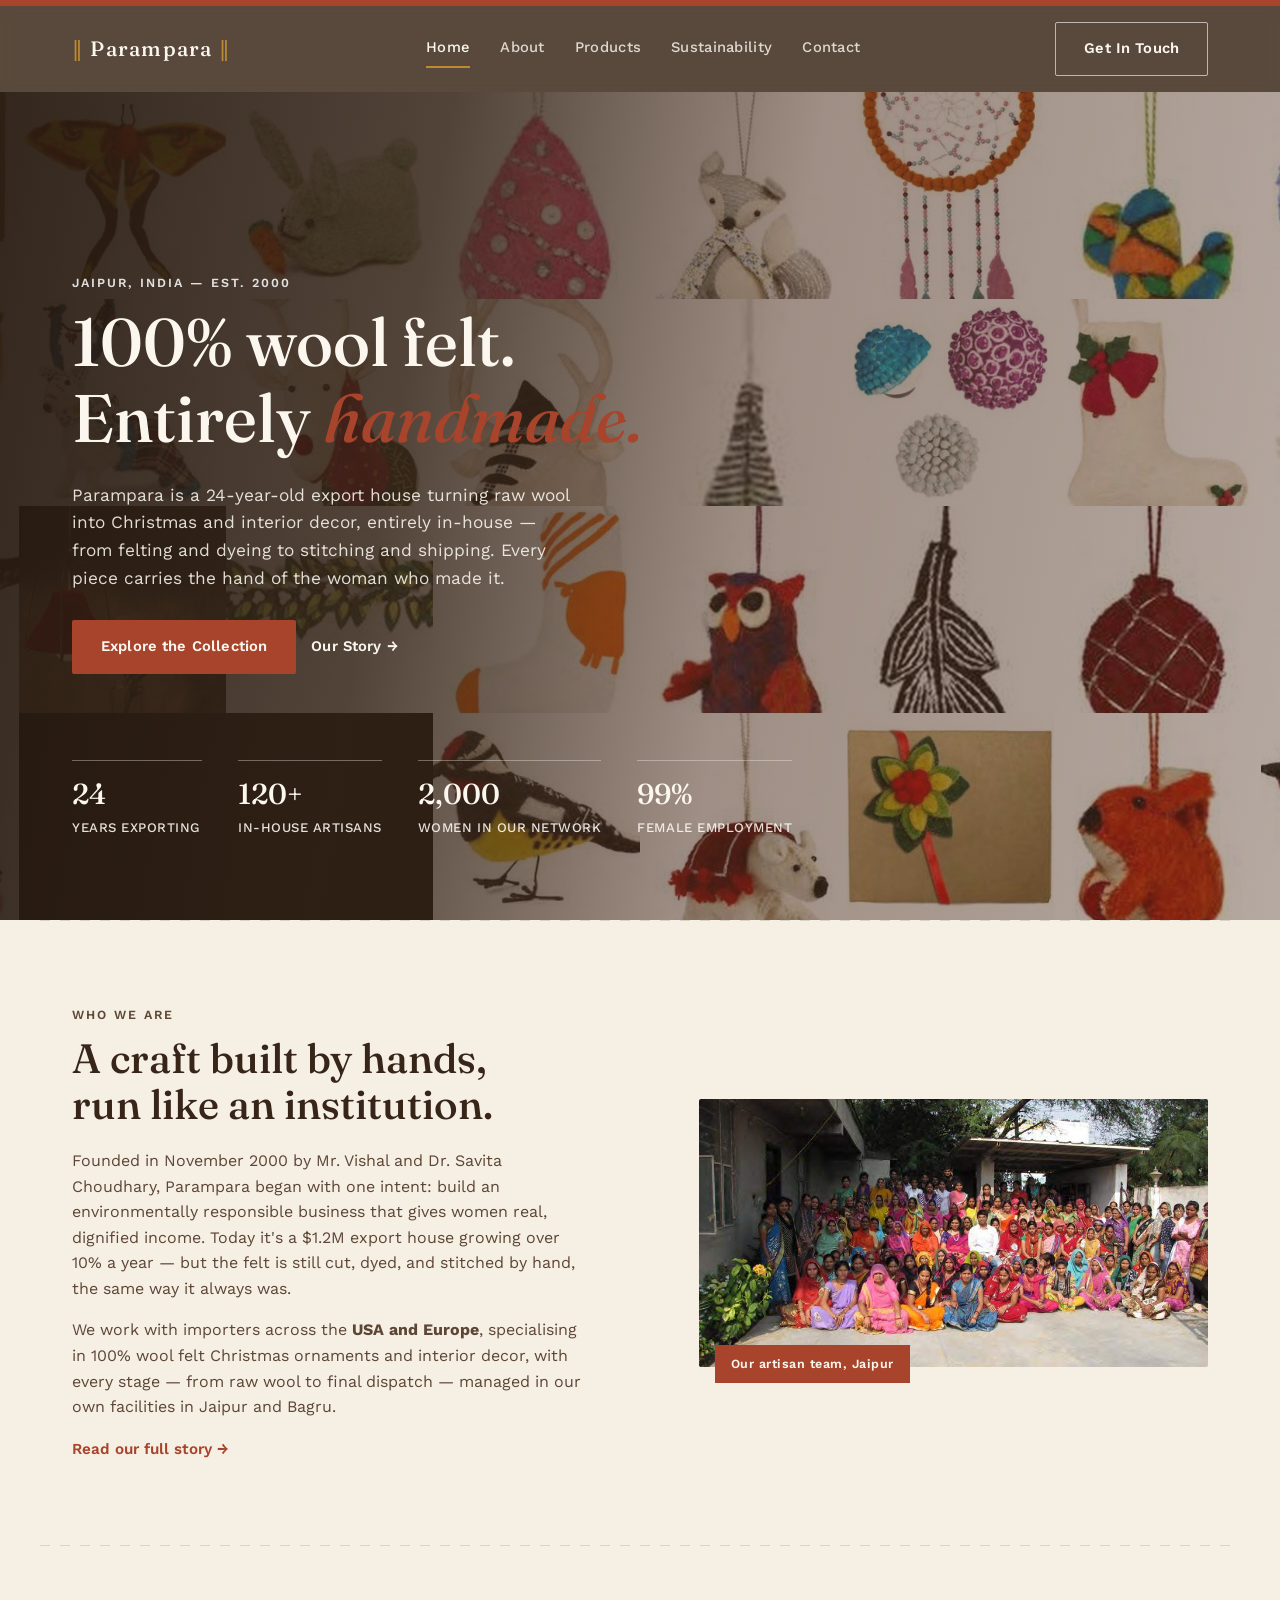
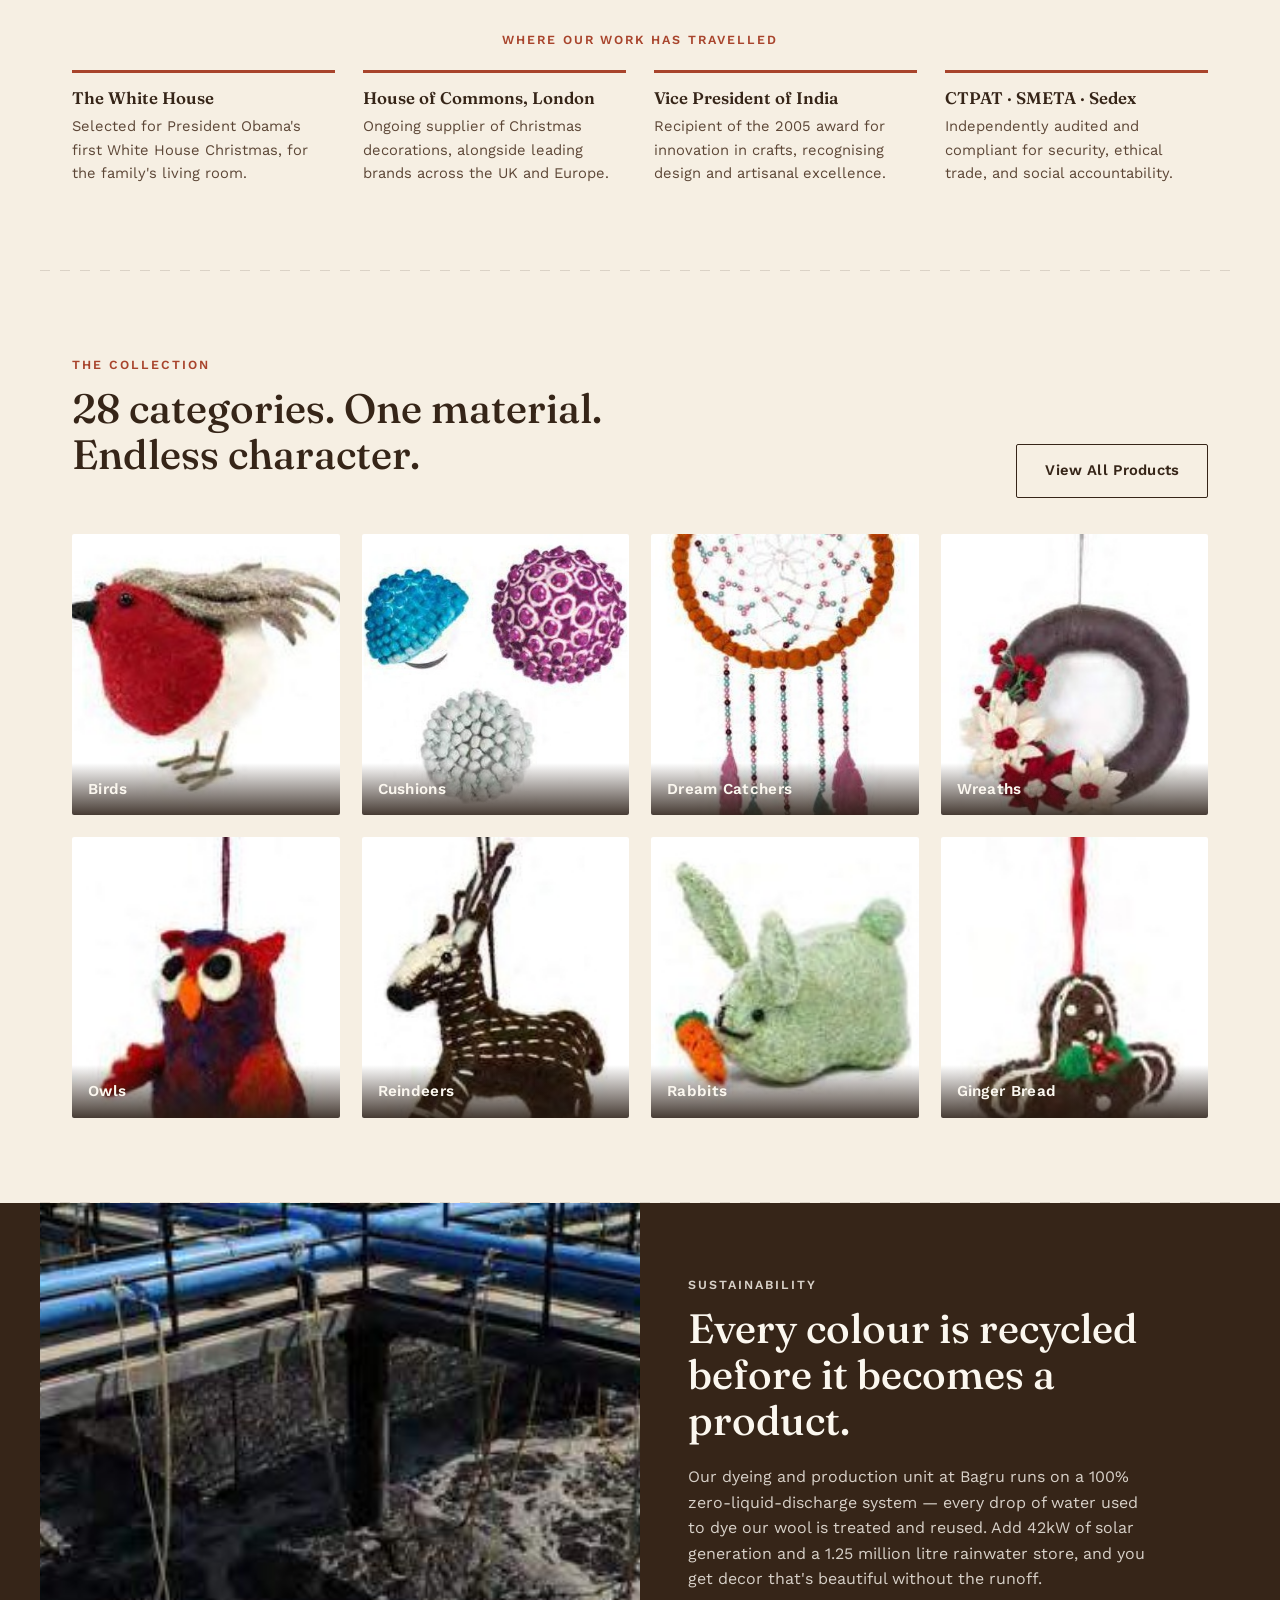
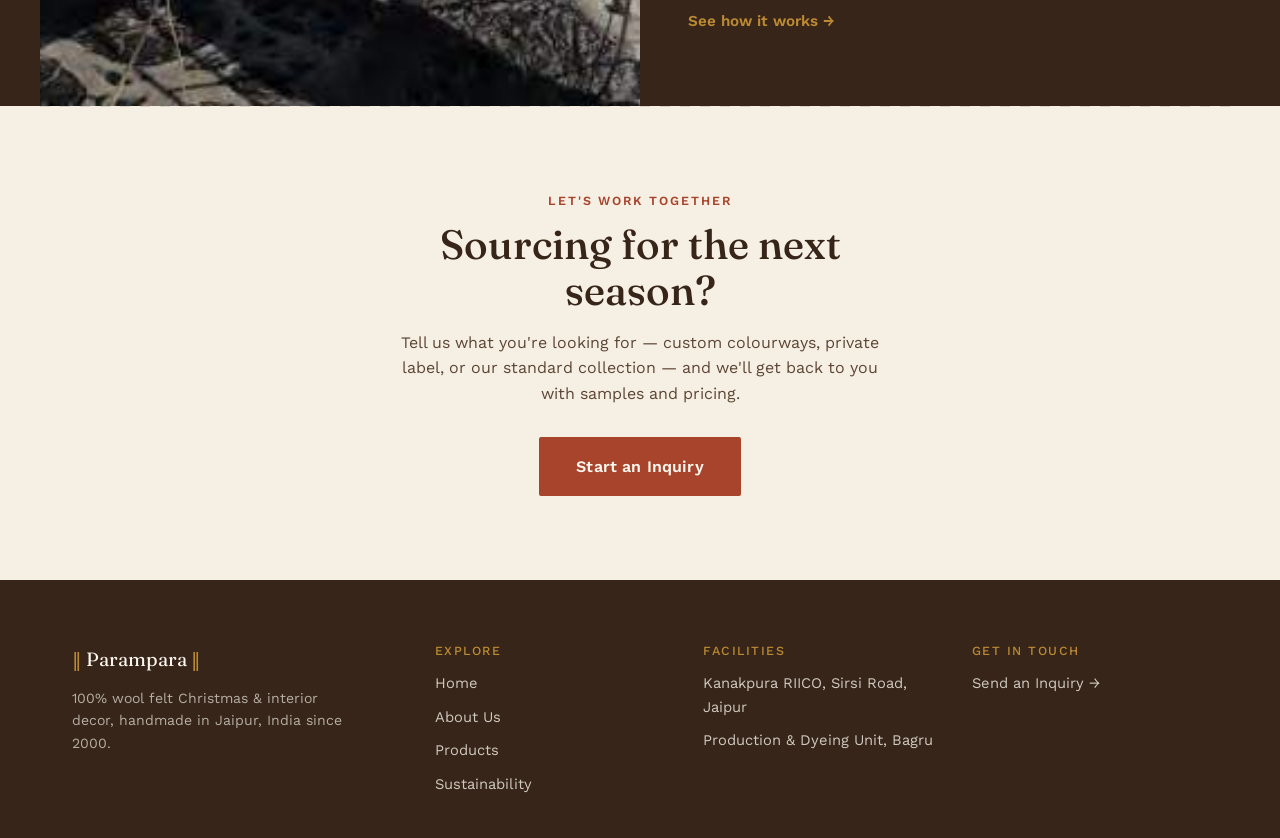
<file: index.html>
<!DOCTYPE html>
<html lang="en">
<head>
<meta charset="UTF-8">
<meta name="viewport" content="width=device-width, initial-scale=1.0">
<title>Parampara Exports — Handcrafted Wool Felt Christmas & Decor, Jaipur</title>
<meta name="description" content="24-year-old Jaipur export house crafting 100% wool felt Christmas and interior decor for importers across USA and Europe. Made by hand, led by women.">
<link rel="preconnect" href="https://fonts.googleapis.com">
<link rel="preconnect" href="https://fonts.gstatic.com" crossorigin>
<link href="https://fonts.googleapis.com/css2?family=Fraunces:opsz,wght@9..144,300;9..144,400;9..144,500;9..144,600&family=Work+Sans:wght@400;500;600;700&display=swap" rel="stylesheet">
<link rel="stylesheet" href="css/style.css">
</head>
<body>

<div class="stitch-top"></div>

<header class="site-header" id="siteHeader">
  <div class="header-inner">
    <a href="index.html" class="brand">
      <span class="brand-mark">‖</span> Parampara <span class="brand-mark">‖</span>
    </a>
    <nav class="main-nav" id="mainNav">
      <a href="index.html" class="active">Home</a>
      <a href="about.html">About</a>
      <a href="products.html">Products</a>
      <a href="sustainability.html">Sustainability</a>
      <a href="contact.html">Contact</a>
    </nav>
    <a href="contact.html" class="btn btn-outline nav-cta">Get In Touch</a>
    <button class="nav-toggle" id="navToggle" aria-label="Toggle menu">
      <span></span><span></span><span></span>
    </button>
  </div>
</header>

<main>
  <!-- HERO -->
  <section class="hero">
    <div class="hero-bg">
      <img src="assets/brand/hero_collage_raw.jpg" alt="Grid of handcrafted wool felt ornaments made by Parampara artisans">
      <div class="hero-overlay"></div>
    </div>
    <div class="hero-content">
      <p class="eyebrow">Jaipur, India — Est. 2000</p>
      <h1>100% wool felt.<br>Entirely <em>handmade.</em></h1>
      <p class="hero-sub">Parampara is a 24-year-old export house turning raw wool into Christmas and interior decor, entirely in-house — from felting and dyeing to stitching and shipping. Every piece carries the hand of the woman who made it.</p>
      <div class="hero-actions">
        <a href="products.html" class="btn btn-primary">Explore the Collection</a>
        <a href="about.html" class="btn btn-ghost-light">Our Story →</a>
      </div>
    </div>
    <div class="hero-stats">
      <div class="hero-stat"><span>24</span> Years Exporting</div>
      <div class="hero-stat"><span>120+</span> In-House Artisans</div>
      <div class="hero-stat"><span>2,000</span> Women in Our Network</div>
      <div class="hero-stat"><span>99%</span> Female Employment</div>
    </div>
  </section>

  <div class="stitch-divider" aria-hidden="true"></div>

  <!-- ABOUT BRIEF -->
  <section class="section about-brief">
    <div class="about-grid">
      <div class="about-text">
        <p class="eyebrow eyebrow-dark">Who We Are</p>
        <h2>A craft built by hands, <br>run like an institution.</h2>
        <p>Founded in November 2000 by Mr. Vishal and Dr. Savita Choudhary, Parampara began with one intent: build an environmentally responsible business that gives women real, dignified income. Today it's a $1.2M export house growing over 10% a year — but the felt is still cut, dyed, and stitched by hand, the same way it always was.</p>
        <p>We work with importers across the <strong>USA and Europe</strong>, specialising in 100% wool felt Christmas ornaments and interior decor, with every stage — from raw wool to final dispatch — managed in our own facilities in Jaipur and Bagru.</p>
        <a href="about.html" class="link-arrow">Read our full story →</a>
      </div>
      <div class="about-image">
        <img src="assets/products/p02_01.jpeg" alt="Parampara's artisan team, over 100 women who make each piece by hand">
        <span class="caption-tag">Our artisan team, Jaipur</span>
      </div>
    </div>
  </section>

  <div class="stitch-divider" aria-hidden="true"></div>

  <!-- CREDIBILITY STRIP -->
  <section class="section credibility">
    <p class="eyebrow eyebrow-dark center">Where Our Work Has Travelled</p>
    <div class="cred-grid">
      <div class="cred-item">
        <h3>The White House</h3>
        <p>Selected for President Obama's first White House Christmas, for the family's living room.</p>
      </div>
      <div class="cred-item">
        <h3>House of Commons, London</h3>
        <p>Ongoing supplier of Christmas decorations, alongside leading brands across the UK and Europe.</p>
      </div>
      <div class="cred-item">
        <h3>Vice President of India</h3>
        <p>Recipient of the 2005 award for innovation in crafts, recognising design and artisanal excellence.</p>
      </div>
      <div class="cred-item">
        <h3>CTPAT · SMETA · Sedex</h3>
        <p>Independently audited and compliant for security, ethical trade, and social accountability.</p>
      </div>
    </div>
  </section>

  <div class="stitch-divider" aria-hidden="true"></div>

  <!-- CATEGORIES PREVIEW -->
  <section class="section categories-preview">
    <div class="section-head">
      <div>
        <p class="eyebrow eyebrow-dark">The Collection</p>
        <h2>28 categories. One material.<br>Endless character.</h2>
      </div>
      <a href="products.html" class="btn btn-outline-dark">View All Products</a>
    </div>
    <div class="cat-grid" id="catGrid"><!-- injected by js --></div>
  </section>

  <div class="stitch-divider" aria-hidden="true"></div>

  <!-- SUSTAINABILITY -->
  <section class="section sustain-band">
    <div class="sustain-grid">
      <div class="sustain-image">
        <img src="assets/products/p06_04.jpeg" alt="Zero liquid discharge effluent treatment plant at Parampara's Bagru unit">
      </div>
      <div class="sustain-text">
        <p class="eyebrow">Sustainability</p>
        <h2>Every colour is recycled<br>before it becomes a product.</h2>
        <p>Our dyeing and production unit at Bagru runs on a 100% zero-liquid-discharge system — every drop of water used to dye our wool is treated and reused. Add 42kW of solar generation and a 1.25 million litre rainwater store, and you get decor that's beautiful without the runoff.</p>
        <a href="sustainability.html" class="link-arrow link-arrow-light">See how it works →</a>
      </div>
    </div>
  </section>

  <div class="stitch-divider" aria-hidden="true"></div>

  <!-- CONTACT CTA -->
  <section class="section contact-cta">
    <p class="eyebrow eyebrow-dark center">Let's Work Together</p>
    <h2>Sourcing for the next season?</h2>
    <p class="contact-sub">Tell us what you're looking for — custom colourways, private label, or our standard collection — and we'll get back to you with samples and pricing.</p>
    <a href="contact.html" class="btn btn-primary btn-lg">Start an Inquiry</a>
  </section>
</main>


<footer class="site-footer">
  <div class="footer-inner">
    <div class="footer-brand">
      <span class="brand-mark">‖</span> Parampara <span class="brand-mark">‖</span>
      <p>100% wool felt Christmas &amp; interior decor, handmade in Jaipur, India since 2000.</p>
    </div>
    <div class="footer-col">
      <h4>Explore</h4>
      <a href="index.html">Home</a>
      <a href="about.html">About Us</a>
      <a href="products.html">Products</a>
      <a href="sustainability.html">Sustainability</a>
    </div>
    <div class="footer-col">
      <h4>Facilities</h4>
      <p>Kanakpura RIICO, Sirsi Road, Jaipur</p>
      <p>Production &amp; Dyeing Unit, Bagru</p>
    </div>
    <div class="footer-col">
      <h4>Get In Touch</h4>
      <a href="contact.html">Send an Inquiry →</a>
    </div>
  </div>
</footer>

<script src="js/catalog.js"></script>
<script src="js/main.js"></script>
</body>
</html>
</file>
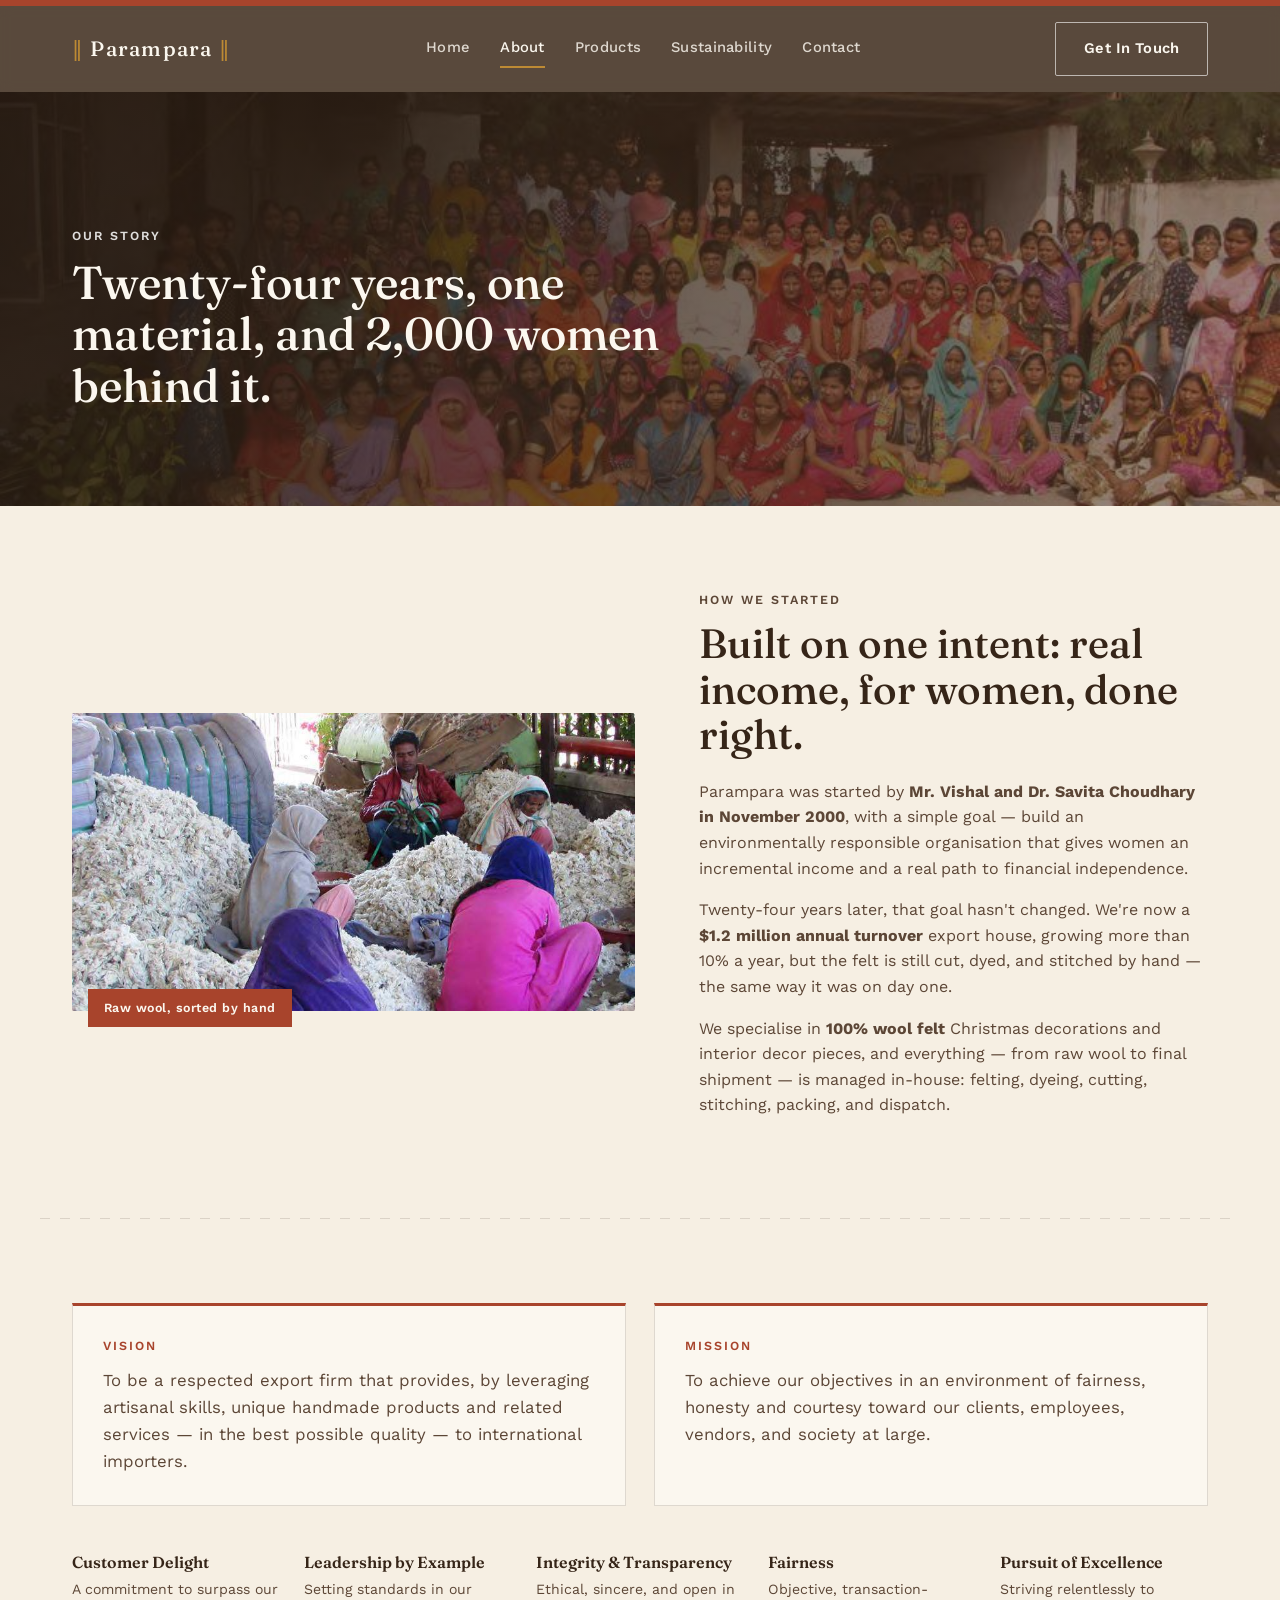
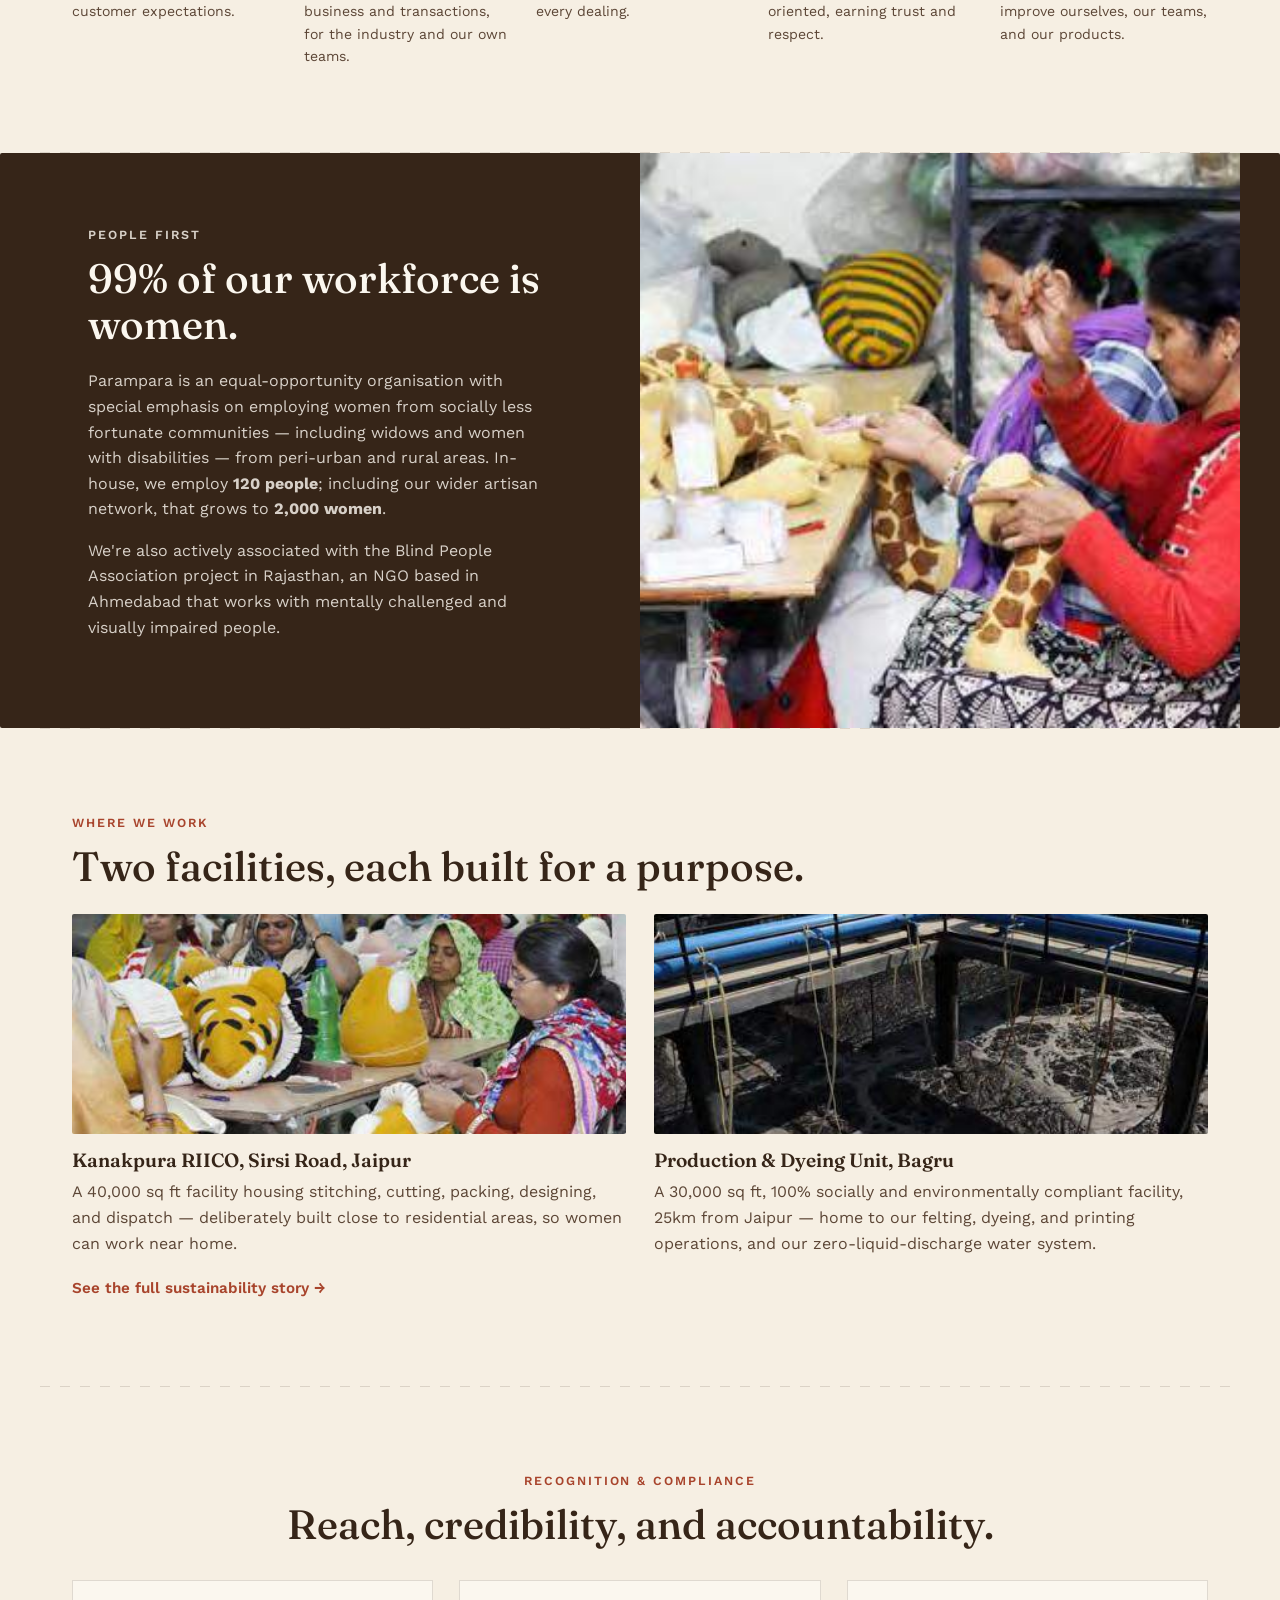
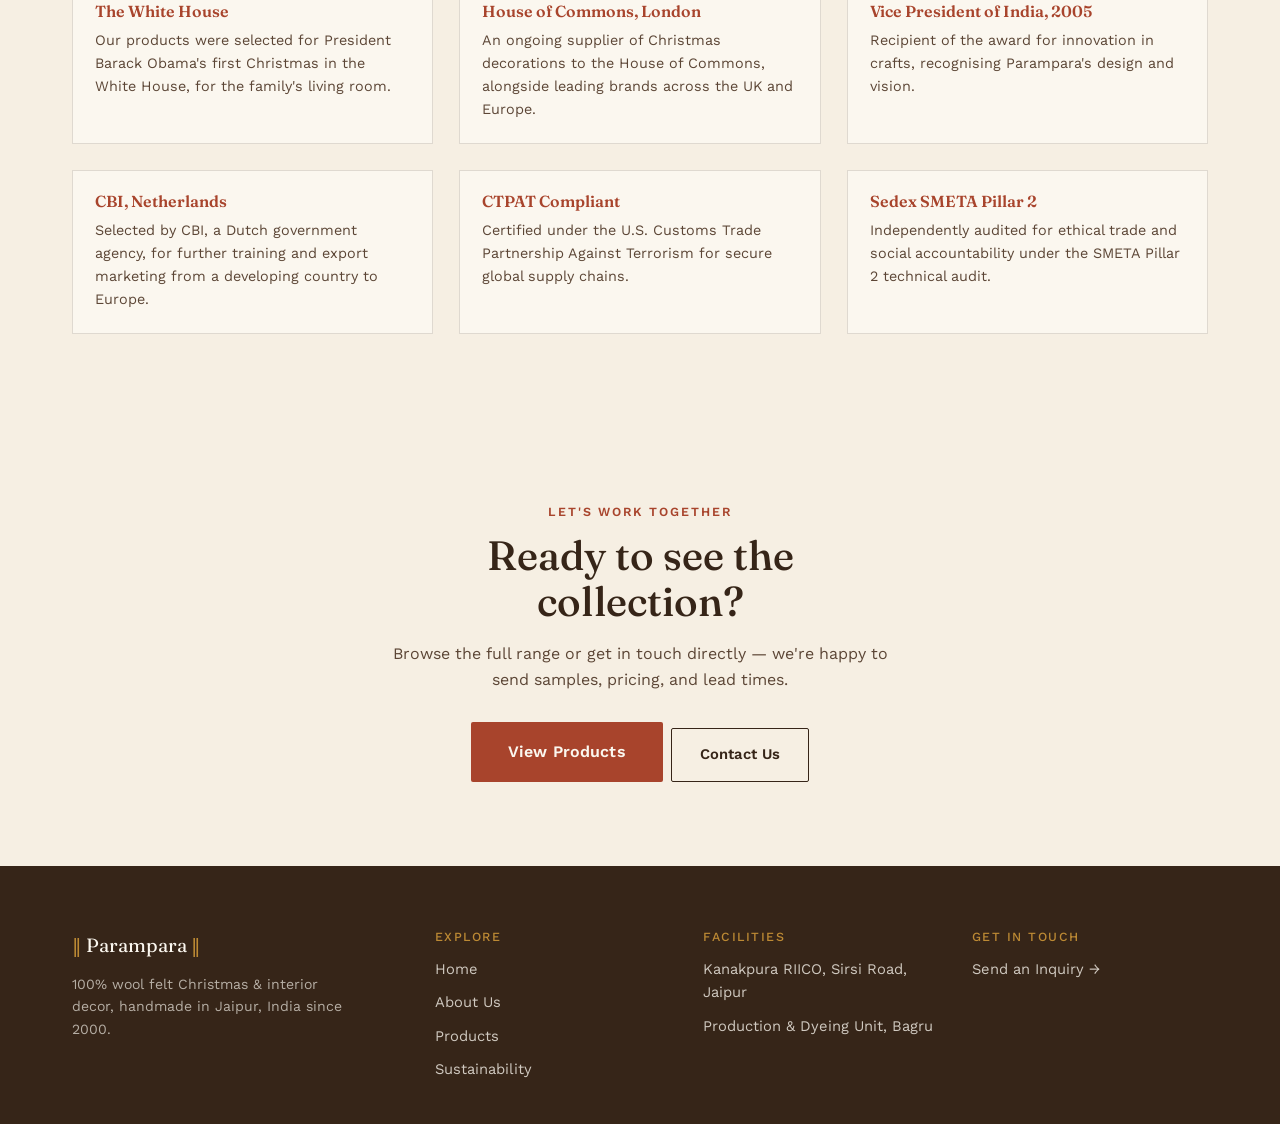
<file: about.html>
<!DOCTYPE html>
<html lang="en">
<head>
<meta charset="UTF-8">
<meta name="viewport" content="width=device-width, initial-scale=1.0">
<title>About Us — 24 Years of Handcrafted Wool Felt | Parampara Exports</title>
<meta name="description" content="Founded in 2000 by Mr. Vishal and Dr. Savita Choudhary, Parampara is a Jaipur export house built on women's employment, artisanal wool felt craft, and honest business.">
<link rel="preconnect" href="https://fonts.googleapis.com">
<link rel="preconnect" href="https://fonts.gstatic.com" crossorigin>
<link href="https://fonts.googleapis.com/css2?family=Fraunces:opsz,wght@9..144,300;9..144,400;9..144,500;9..144,600&family=Work+Sans:wght@400;500;600;700&display=swap" rel="stylesheet">
<link rel="stylesheet" href="css/style.css">
</head>
<body>

<div class="stitch-top"></div>

<header class="site-header" id="siteHeader">
  <div class="header-inner">
    <a href="index.html" class="brand"><span class="brand-mark">‖</span> Parampara <span class="brand-mark">‖</span></a>
    <nav class="main-nav" id="mainNav">
      <a href="index.html">Home</a>
      <a href="about.html" class="active">About</a>
      <a href="products.html">Products</a>
      <a href="sustainability.html">Sustainability</a>
      <a href="contact.html">Contact</a>
    </nav>
    <a href="contact.html" class="btn btn-outline nav-cta">Get In Touch</a>
    <button class="nav-toggle" id="navToggle" aria-label="Toggle menu"><span></span><span></span><span></span></button>
  </div>
</header>

<main>
  <section class="hero hero-sm">
    <div class="hero-bg">
      <img src="assets/products/p02_01.jpeg" alt="Parampara's team of women artisans in Jaipur">
      <div class="hero-overlay hero-overlay-flat"></div>
    </div>
    <div class="hero-content hero-content-sm">
      <p class="eyebrow">Our Story</p>
      <h1>Twenty-four years, one material, and 2,000 women behind it.</h1>
    </div>
  </section>

  <!-- ORIGIN -->
  <section class="section">
    <div class="about-grid">
      <div class="about-image">
        <img src="assets/products/p04_01.jpeg" alt="Wool sorting at Parampara's Jaipur facility">
        <span class="caption-tag">Raw wool, sorted by hand</span>
      </div>
      <div class="about-text">
        <p class="eyebrow eyebrow-dark">How We Started</p>
        <h2>Built on one intent: real income, for women, done right.</h2>
        <p>Parampara was started by <strong>Mr. Vishal and Dr. Savita Choudhary in November 2000</strong>, with a simple goal — build an environmentally responsible organisation that gives women an incremental income and a real path to financial independence.</p>
        <p>Twenty-four years later, that goal hasn't changed. We're now a <strong>$1.2 million annual turnover</strong> export house, growing more than 10% a year, but the felt is still cut, dyed, and stitched by hand — the same way it was on day one.</p>
        <p>We specialise in <strong>100% wool felt</strong> Christmas decorations and interior decor pieces, and everything — from raw wool to final shipment — is managed in-house: felting, dyeing, cutting, stitching, packing, and dispatch.</p>
      </div>
    </div>
  </section>

  <div class="stitch-divider" aria-hidden="true"></div>

  <!-- VISION / MISSION -->
  <section class="section">
    <div class="vm-grid">
      <div class="vm-card">
        <p class="eyebrow eyebrow-dark">Vision</p>
        <p class="vm-text">To be a respected export firm that provides, by leveraging artisanal skills, unique handmade products and related services — in the best possible quality — to international importers.</p>
      </div>
      <div class="vm-card">
        <p class="eyebrow eyebrow-dark">Mission</p>
        <p class="vm-text">To achieve our objectives in an environment of fairness, honesty and courtesy toward our clients, employees, vendors, and society at large.</p>
      </div>
    </div>
    <div class="values-row">
      <div class="value-item"><h3>Customer Delight</h3><p>A commitment to surpass our customer expectations.</p></div>
      <div class="value-item"><h3>Leadership by Example</h3><p>Setting standards in our business and transactions, for the industry and our own teams.</p></div>
      <div class="value-item"><h3>Integrity &amp; Transparency</h3><p>Ethical, sincere, and open in every dealing.</p></div>
      <div class="value-item"><h3>Fairness</h3><p>Objective, transaction-oriented, earning trust and respect.</p></div>
      <div class="value-item"><h3>Pursuit of Excellence</h3><p>Striving relentlessly to improve ourselves, our teams, and our products.</p></div>
    </div>
  </section>

  <div class="stitch-divider" aria-hidden="true"></div>

  <!-- WOMEN EMPOWERMENT -->
  <section class="section sustain-band" style="border-radius:2px;">
    <div class="sustain-grid">
      <div class="sustain-text">
        <p class="eyebrow">People First</p>
        <h2>99% of our workforce is women.</h2>
        <p>Parampara is an equal-opportunity organisation with special emphasis on employing women from socially less fortunate communities — including widows and women with disabilities — from peri-urban and rural areas. In-house, we employ <strong>120 people</strong>; including our wider artisan network, that grows to <strong>2,000 women</strong>.</p>
        <p>We're also actively associated with the Blind People Association project in Rajasthan, an NGO based in Ahmedabad that works with mentally challenged and visually impaired people.</p>
      </div>
      <div class="sustain-image">
        <img src="assets/products/p05_02.jpeg" alt="A Parampara artisan hand-stitching a felt figure">
      </div>
    </div>
  </section>

  <div class="stitch-divider" aria-hidden="true"></div>

  <!-- FACILITIES -->
  <section class="section">
    <p class="eyebrow eyebrow-dark">Where We Work</p>
    <h2>Two facilities, each built for a purpose.</h2>
    <div class="facility-grid">
      <div class="facility-card">
        <img src="assets/products/p05_03.jpeg" alt="Stitching and finishing facility at Kanakpura RIICO, Jaipur">
        <h3>Kanakpura RIICO, Sirsi Road, Jaipur</h3>
        <p>A 40,000 sq ft facility housing stitching, cutting, packing, designing, and dispatch — deliberately built close to residential areas, so women can work near home.</p>
      </div>
      <div class="facility-card">
        <img src="assets/products/p06_04.jpeg" alt="Solar power generation at Parampara's Bagru dyeing unit">
        <h3>Production &amp; Dyeing Unit, Bagru</h3>
        <p>A 30,000 sq ft, 100% socially and environmentally compliant facility, 25km from Jaipur — home to our felting, dyeing, and printing operations, and our zero-liquid-discharge water system.</p>
      </div>
    </div>
    <a href="sustainability.html" class="link-arrow" style="display:inline-block; margin-top:20px;">See the full sustainability story →</a>
  </section>

  <div class="stitch-divider" aria-hidden="true"></div>

  <!-- AWARDS -->
  <section class="section">
    <p class="eyebrow eyebrow-dark center">Recognition &amp; Compliance</p>
    <h2 style="text-align:center;">Reach, credibility, and accountability.</h2>
    <div class="award-grid">
      <div class="award-card">
        <h3>The White House</h3>
        <p>Our products were selected for President Barack Obama's first Christmas in the White House, for the family's living room.</p>
      </div>
      <div class="award-card">
        <h3>House of Commons, London</h3>
        <p>An ongoing supplier of Christmas decorations to the House of Commons, alongside leading brands across the UK and Europe.</p>
      </div>
      <div class="award-card">
        <h3>Vice President of India, 2005</h3>
        <p>Recipient of the award for innovation in crafts, recognising Parampara's design and vision.</p>
      </div>
      <div class="award-card">
        <h3>CBI, Netherlands</h3>
        <p>Selected by CBI, a Dutch government agency, for further training and export marketing from a developing country to Europe.</p>
      </div>
      <div class="award-card">
        <h3>CTPAT Compliant</h3>
        <p>Certified under the U.S. Customs Trade Partnership Against Terrorism for secure global supply chains.</p>
      </div>
      <div class="award-card">
        <h3>Sedex SMETA Pillar 2</h3>
        <p>Independently audited for ethical trade and social accountability under the SMETA Pillar 2 technical audit.</p>
      </div>
    </div>
  </section>

  <section class="section contact-cta">
    <p class="eyebrow eyebrow-dark center">Let's Work Together</p>
    <h2>Ready to see the collection?</h2>
    <p class="contact-sub">Browse the full range or get in touch directly — we're happy to send samples, pricing, and lead times.</p>
    <div class="hero-actions" style="justify-content:center; margin-top:0;">
      <a href="products.html" class="btn btn-primary btn-lg">View Products</a>
      <a href="contact.html" class="btn btn-outline-dark">Contact Us</a>
    </div>
  </section>
</main>


<footer class="site-footer">
  <div class="footer-inner">
    <div class="footer-brand">
      <span class="brand-mark">‖</span> Parampara <span class="brand-mark">‖</span>
      <p>100% wool felt Christmas &amp; interior decor, handmade in Jaipur, India since 2000.</p>
    </div>
    <div class="footer-col">
      <h4>Explore</h4>
      <a href="index.html">Home</a>
      <a href="about.html">About Us</a>
      <a href="products.html">Products</a>
      <a href="sustainability.html">Sustainability</a>
    </div>
    <div class="footer-col">
      <h4>Facilities</h4>
      <p>Kanakpura RIICO, Sirsi Road, Jaipur</p>
      <p>Production &amp; Dyeing Unit, Bagru</p>
    </div>
    <div class="footer-col">
      <h4>Get In Touch</h4>
      <a href="contact.html">Send an Inquiry →</a>
    </div>
  </div>
</footer>

<script src="js/catalog.js"></script>
<script src="js/main.js"></script>
</body>
</html>
</file>
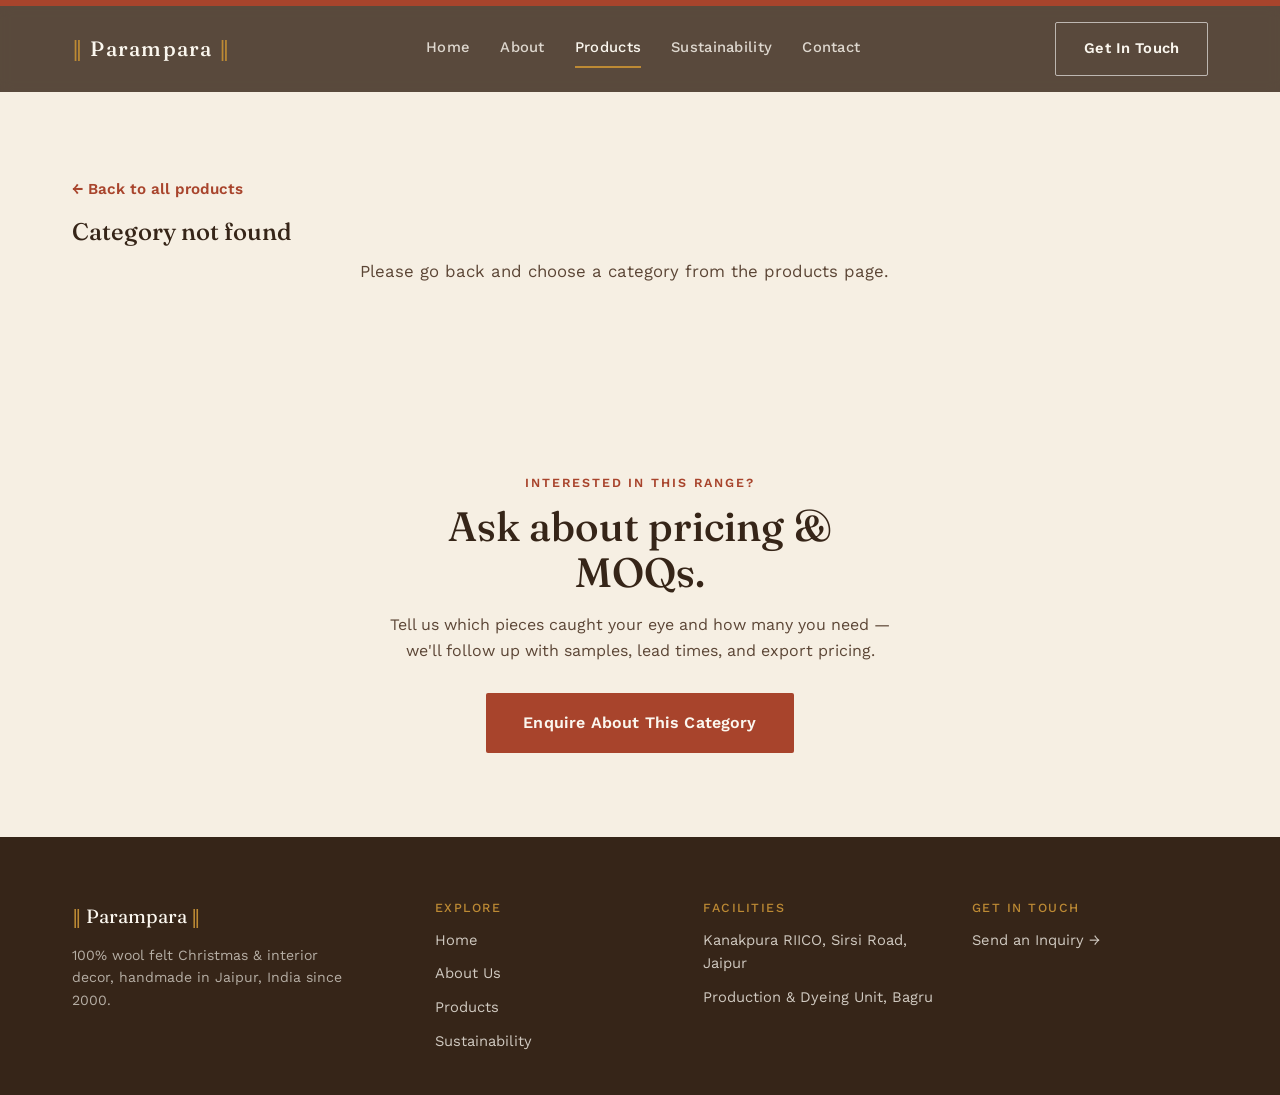
<file: category.html>
<!DOCTYPE html>
<html lang="en">
<head>
<meta charset="UTF-8">
<meta name="viewport" content="width=device-width, initial-scale=1.0">
<title id="pageTitle">Category — Parampara Exports</title>
<link rel="preconnect" href="https://fonts.googleapis.com">
<link rel="preconnect" href="https://fonts.gstatic.com" crossorigin>
<link href="https://fonts.googleapis.com/css2?family=Fraunces:opsz,wght@9..144,300;9..144,400;9..144,500;9..144,600&family=Work+Sans:wght@400;500;600;700&display=swap" rel="stylesheet">
<link rel="stylesheet" href="css/style.css">
</head>
<body>

<div class="stitch-top"></div>

<header class="site-header" id="siteHeader">
  <div class="header-inner">
    <a href="index.html" class="brand"><span class="brand-mark">‖</span> Parampara <span class="brand-mark">‖</span></a>
    <nav class="main-nav" id="mainNav">
      <a href="index.html">Home</a>
      <a href="about.html">About</a>
      <a href="products.html" class="active">Products</a>
      <a href="sustainability.html">Sustainability</a>
      <a href="contact.html">Contact</a>
    </nav>
    <a href="contact.html" class="btn btn-outline nav-cta">Get In Touch</a>
    <button class="nav-toggle" id="navToggle" aria-label="Toggle menu"><span></span><span></span><span></span></button>
  </div>
</header>

<main>
  <section class="section cat-detail-head">
    <a href="products.html" class="link-arrow">← Back to all products</a>
    <h1 id="catHeading">Category</h1>
    <p id="catCount" class="banner-sub"></p>
  </section>

  <section class="section" style="padding-top:0;">
    <div class="product-grid" id="productGrid"><!-- injected by js --></div>
  </section>

  <section class="section contact-cta">
    <p class="eyebrow eyebrow-dark center">Interested In This Range?</p>
    <h2>Ask about pricing &amp; MOQs.</h2>
    <p class="contact-sub">Tell us which pieces caught your eye and how many you need — we'll follow up with samples, lead times, and export pricing.</p>
    <a href="contact.html" class="btn btn-primary btn-lg">Enquire About This Category</a>
  </section>
</main>


<footer class="site-footer">
  <div class="footer-inner">
    <div class="footer-brand">
      <span class="brand-mark">‖</span> Parampara <span class="brand-mark">‖</span>
      <p>100% wool felt Christmas &amp; interior decor, handmade in Jaipur, India since 2000.</p>
    </div>
    <div class="footer-col">
      <h4>Explore</h4>
      <a href="index.html">Home</a>
      <a href="about.html">About Us</a>
      <a href="products.html">Products</a>
      <a href="sustainability.html">Sustainability</a>
    </div>
    <div class="footer-col">
      <h4>Facilities</h4>
      <p>Kanakpura RIICO, Sirsi Road, Jaipur</p>
      <p>Production &amp; Dyeing Unit, Bagru</p>
    </div>
    <div class="footer-col">
      <h4>Get In Touch</h4>
      <a href="contact.html">Send an Inquiry →</a>
    </div>
  </div>
</footer>

<script src="js/catalog.js"></script>
<script src="js/category.js"></script>
<script src="js/main.js"></script>
</body>
</html>
</file>
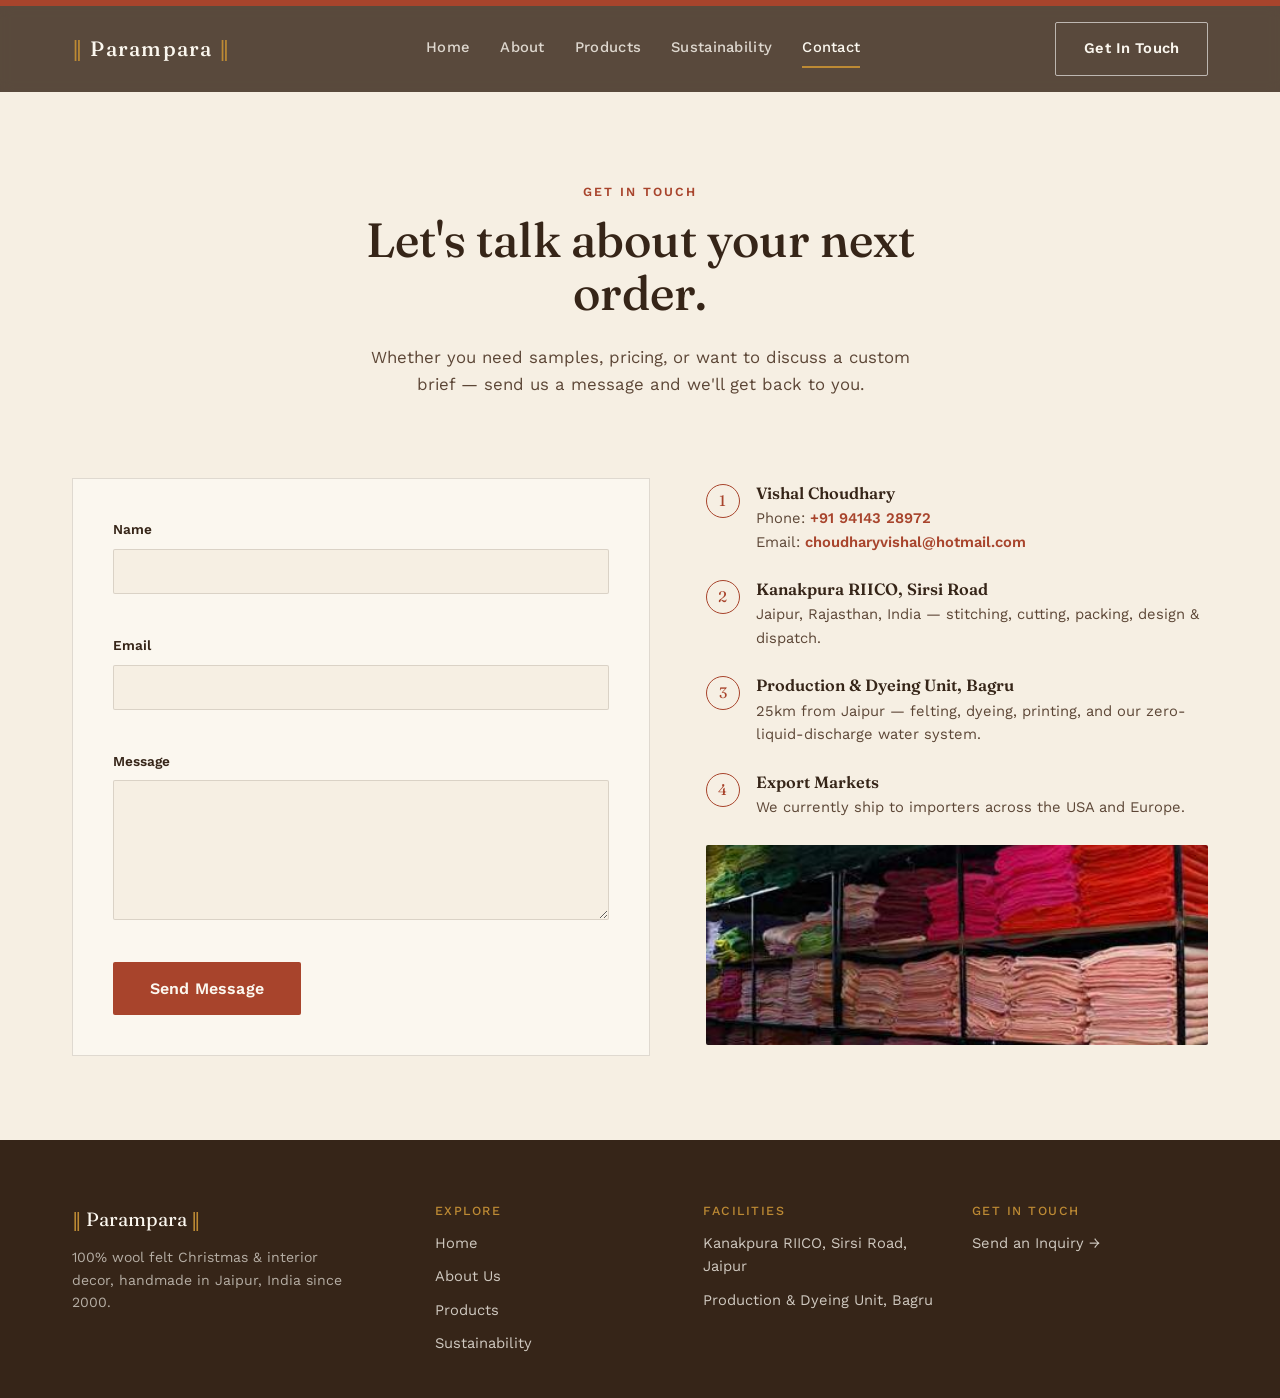
<file: contact.html>
<!DOCTYPE html>
<html lang="en">
<head>
<meta charset="UTF-8">
<meta name="viewport" content="width=device-width, initial-scale=1.0">
<title>Contact Us — Parampara Exports</title>
<meta name="description" content="Get in touch with Parampara Exports for wool felt Christmas and decor inquiries, samples, and pricing.">
<link rel="preconnect" href="https://fonts.googleapis.com">
<link rel="preconnect" href="https://fonts.gstatic.com" crossorigin>
<link href="https://fonts.googleapis.com/css2?family=Fraunces:opsz,wght@9..144,300;9..144,400;9..144,500;9..144,600&family=Work+Sans:wght@400;500;600;700&display=swap" rel="stylesheet">
<link rel="stylesheet" href="css/style.css">
</head>
<body>

<div class="stitch-top"></div>

<header class="site-header" id="siteHeader">
  <div class="header-inner">
    <a href="index.html" class="brand"><span class="brand-mark">‖</span> Parampara <span class="brand-mark">‖</span></a>
    <nav class="main-nav" id="mainNav">
      <a href="index.html">Home</a>
      <a href="about.html">About</a>
      <a href="products.html">Products</a>
      <a href="sustainability.html">Sustainability</a>
      <a href="contact.html" class="active">Contact</a>
    </nav>
    <a href="contact.html" class="btn btn-outline nav-cta">Get In Touch</a>
    <button class="nav-toggle" id="navToggle" aria-label="Toggle menu"><span></span><span></span><span></span></button>
  </div>
</header>

<main>
  <section class="page-banner">
    <p class="eyebrow eyebrow-dark center">Get In Touch</p>
    <h1>Let's talk about your next order.</h1>
    <p class="banner-sub">Whether you need samples, pricing, or want to discuss a custom brief — send us a message and we'll get back to you.</p>
  </section>

  <section class="section contact-section">
    <div class="contact-grid">
      <form class="contact-form" id="contactForm" novalidate>
        <div class="form-field">
          <label for="name">Name</label>
          <input type="text" id="name" name="name" required>
          <span class="form-error" id="nameError"></span>
        </div>
        <div class="form-field">
          <label for="email">Email</label>
          <input type="email" id="email" name="email" required>
          <span class="form-error" id="emailError"></span>
        </div>
        <div class="form-field">
          <label for="message">Message</label>
          <textarea id="message" name="message" rows="6" required></textarea>
          <span class="form-error" id="messageError"></span>
        </div>
        <button type="submit" class="btn btn-primary btn-lg">Send Message</button>
        <p class="form-success" id="formSuccess">Thanks — your message has been noted. We'll be in touch shortly.</p>
      </form>

      <div class="contact-info">
        <div class="info-block">
          <span class="circle-badge">1</span>
          <div>
            <h3>Vishal Choudhary</h3>
            <p>Phone: <a href="tel:+919414328972">+91 94143 28972</a><br>
            Email: <a href="mailto:choudharyvishal@hotmail.com">choudharyvishal@hotmail.com</a></p>
          </div>
        </div>
        <div class="info-block">
          <span class="circle-badge">2</span>
          <div>
            <h3>Kanakpura RIICO, Sirsi Road</h3>
            <p>Jaipur, Rajasthan, India — stitching, cutting, packing, design &amp; dispatch.</p>
          </div>
        </div>
        <div class="info-block">
          <span class="circle-badge">3</span>
          <div>
            <h3>Production &amp; Dyeing Unit, Bagru</h3>
            <p>25km from Jaipur — felting, dyeing, printing, and our zero-liquid-discharge water system.</p>
          </div>
        </div>
        <div class="info-block">
          <span class="circle-badge">4</span>
          <div>
            <h3>Export Markets</h3>
            <p>We currently ship to importers across the USA and Europe.</p>
          </div>
        </div>
        <div class="info-photo">
          <img src="assets/products/p05_01.jpeg" alt="Felt fabric rolls at Parampara's Jaipur facility">
        </div>
      </div>
    </div>
  </section>
</main>


<footer class="site-footer">
  <div class="footer-inner">
    <div class="footer-brand">
      <span class="brand-mark">‖</span> Parampara <span class="brand-mark">‖</span>
      <p>100% wool felt Christmas &amp; interior decor, handmade in Jaipur, India since 2000.</p>
    </div>
    <div class="footer-col">
      <h4>Explore</h4>
      <a href="index.html">Home</a>
      <a href="about.html">About Us</a>
      <a href="products.html">Products</a>
      <a href="sustainability.html">Sustainability</a>
    </div>
    <div class="footer-col">
      <h4>Facilities</h4>
      <p>Kanakpura RIICO, Sirsi Road, Jaipur</p>
      <p>Production &amp; Dyeing Unit, Bagru</p>
    </div>
    <div class="footer-col">
      <h4>Get In Touch</h4>
      <a href="contact.html">Send an Inquiry →</a>
    </div>
  </div>
</footer>

<script src="js/catalog.js"></script>
<script src="js/contact.js"></script>
<script src="js/main.js"></script>
</body>
</html>
</file>
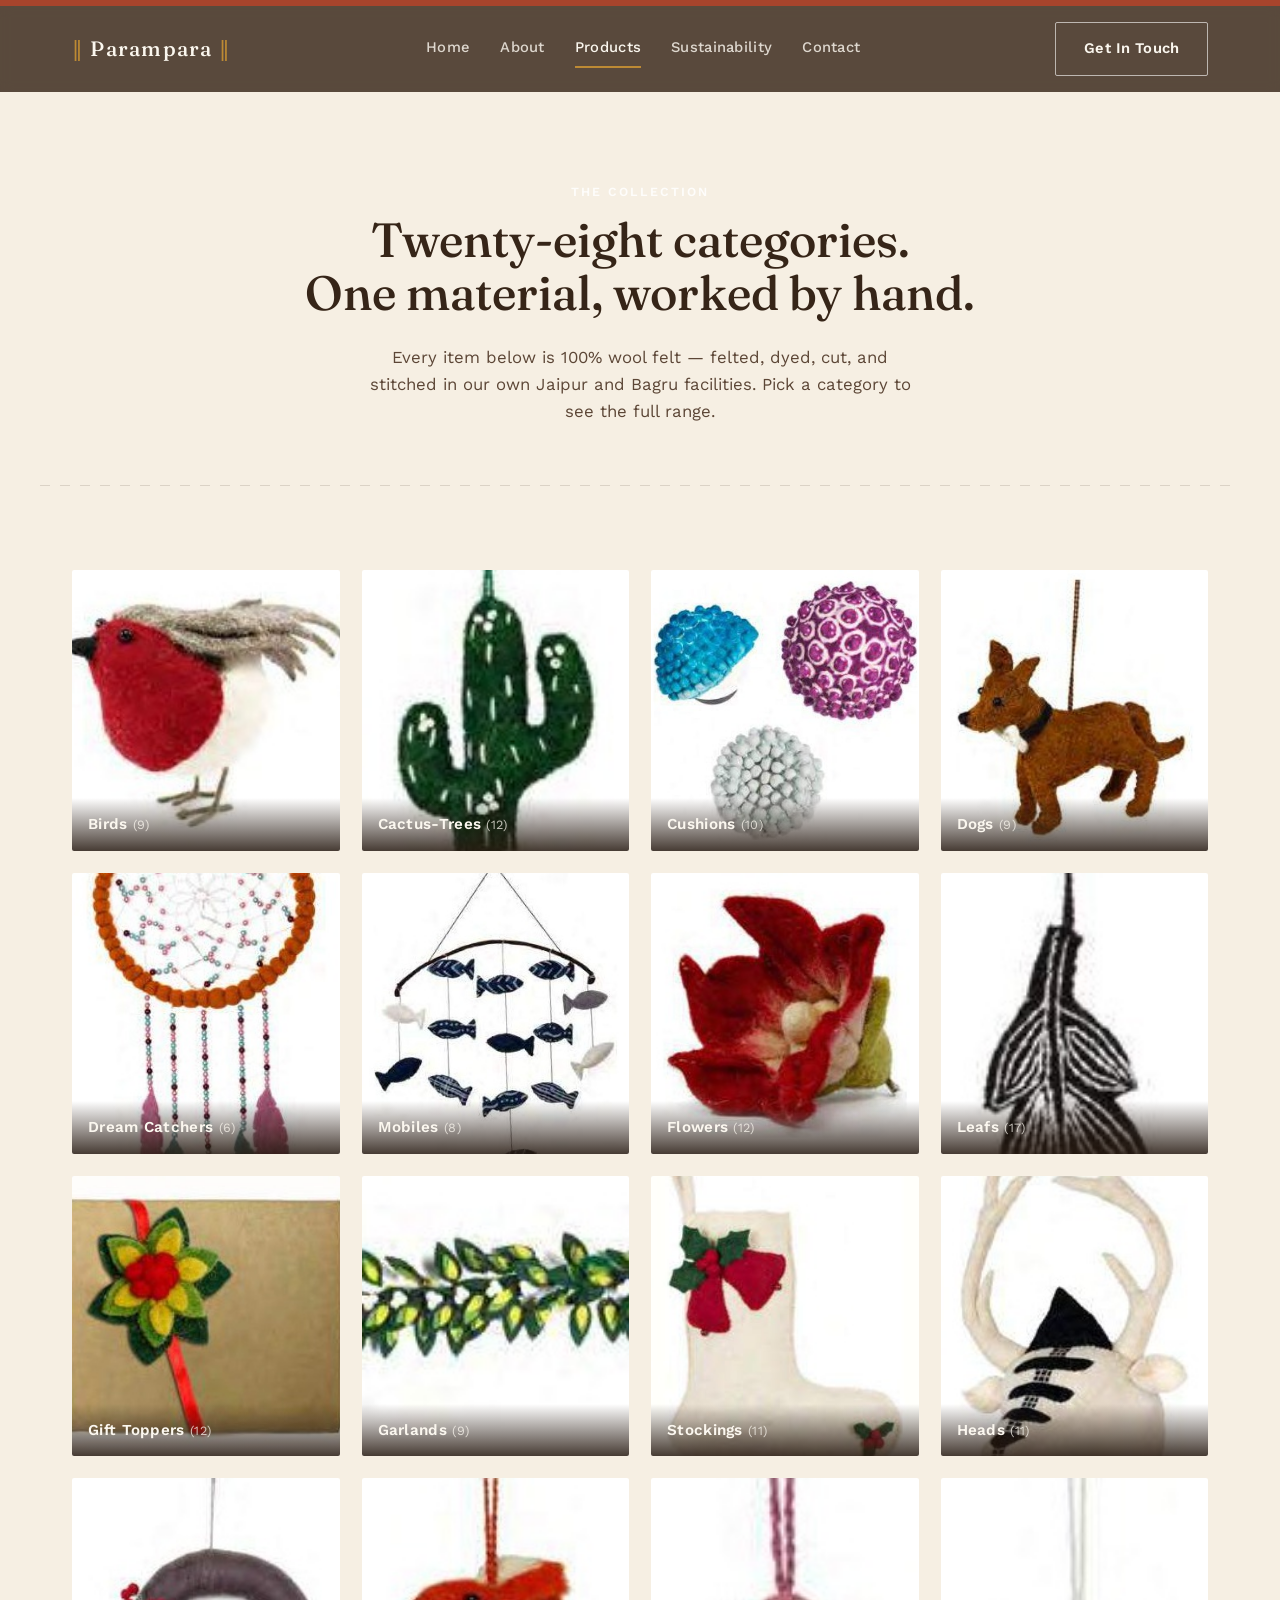
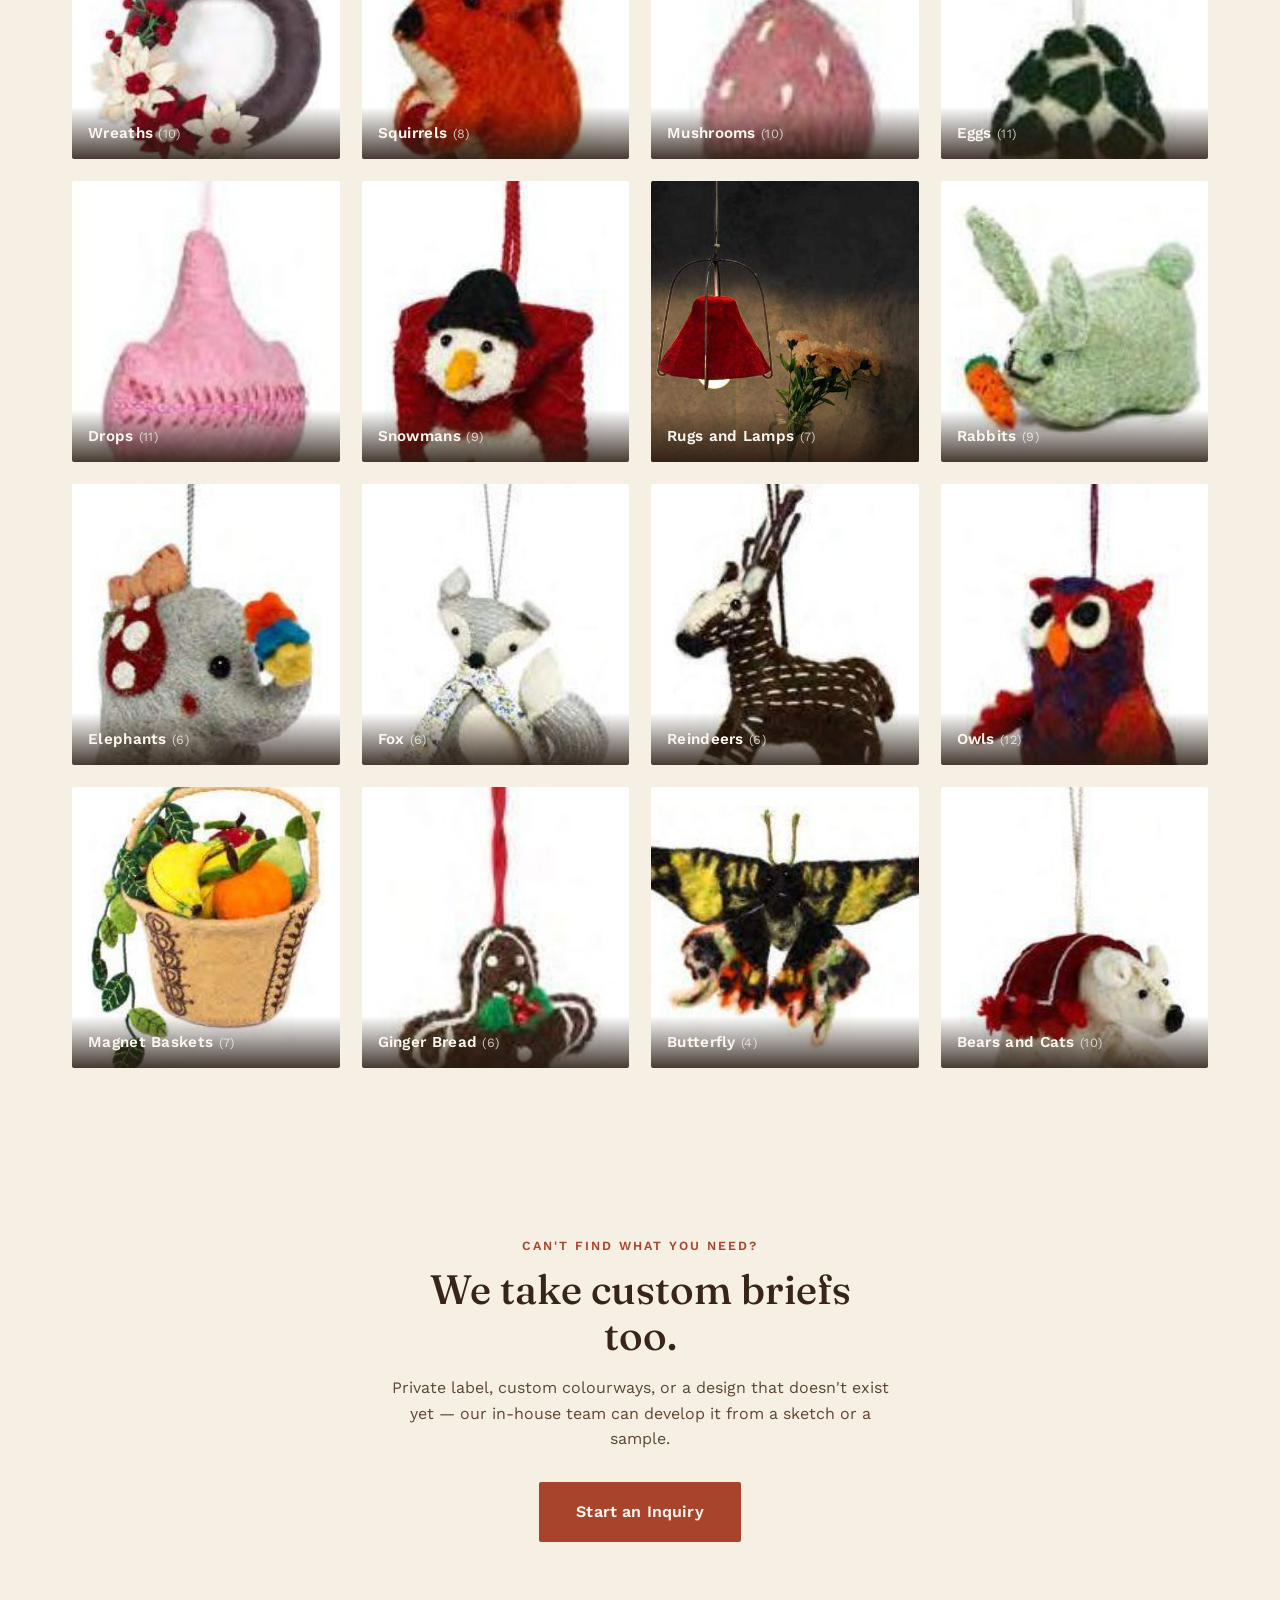
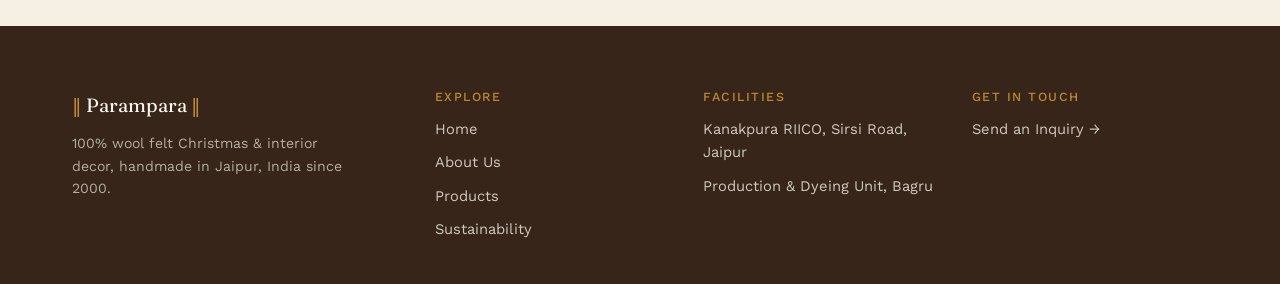
<file: products.html>
<!DOCTYPE html>
<html lang="en">
<head>
<meta charset="UTF-8">
<meta name="viewport" content="width=device-width, initial-scale=1.0">
<title>Products — 28 Categories of Handmade Wool Felt Decor | Parampara Exports</title>
<meta name="description" content="Browse Parampara's full wool felt collection across 28 categories — birds, wreaths, dreamcatchers, stockings, garlands and more.">
<link rel="preconnect" href="https://fonts.googleapis.com">
<link rel="preconnect" href="https://fonts.gstatic.com" crossorigin>
<link href="https://fonts.googleapis.com/css2?family=Fraunces:opsz,wght@9..144,300;9..144,400;9..144,500;9..144,600&family=Work+Sans:wght@400;500;600;700&display=swap" rel="stylesheet">
<link rel="stylesheet" href="css/style.css">
</head>
<body>

<div class="stitch-top"></div>

<header class="site-header" id="siteHeader">
  <div class="header-inner">
    <a href="index.html" class="brand"><span class="brand-mark">‖</span> Parampara <span class="brand-mark">‖</span></a>
    <nav class="main-nav" id="mainNav">
      <a href="index.html">Home</a>
      <a href="about.html">About</a>
      <a href="products.html" class="active">Products</a>
      <a href="sustainability.html">Sustainability</a>
      <a href="contact.html">Contact</a>
    </nav>
    <a href="contact.html" class="btn btn-outline nav-cta">Get In Touch</a>
    <button class="nav-toggle" id="navToggle" aria-label="Toggle menu"><span></span><span></span><span></span></button>
  </div>
</header>

<main>
  <section class="page-banner">
    <p class="eyebrow">The Collection</p>
    <h1>Twenty-eight categories.<br>One material, worked by hand.</h1>
    <p class="banner-sub">Every item below is 100% wool felt — felted, dyed, cut, and stitched in our own Jaipur and Bagru facilities. Pick a category to see the full range.</p>
  </section>

  <div class="stitch-divider" aria-hidden="true"></div>

  <section class="section">
    <div class="cat-grid-full" id="catGridFull"><!-- injected by js --></div>
  </section>

  <section class="section contact-cta">
    <p class="eyebrow eyebrow-dark center">Can't Find What You Need?</p>
    <h2>We take custom briefs too.</h2>
    <p class="contact-sub">Private label, custom colourways, or a design that doesn't exist yet — our in-house team can develop it from a sketch or a sample.</p>
    <a href="contact.html" class="btn btn-primary btn-lg">Start an Inquiry</a>
  </section>
</main>


<footer class="site-footer">
  <div class="footer-inner">
    <div class="footer-brand">
      <span class="brand-mark">‖</span> Parampara <span class="brand-mark">‖</span>
      <p>100% wool felt Christmas &amp; interior decor, handmade in Jaipur, India since 2000.</p>
    </div>
    <div class="footer-col">
      <h4>Explore</h4>
      <a href="index.html">Home</a>
      <a href="about.html">About Us</a>
      <a href="products.html">Products</a>
      <a href="sustainability.html">Sustainability</a>
    </div>
    <div class="footer-col">
      <h4>Facilities</h4>
      <p>Kanakpura RIICO, Sirsi Road, Jaipur</p>
      <p>Production &amp; Dyeing Unit, Bagru</p>
    </div>
    <div class="footer-col">
      <h4>Get In Touch</h4>
      <a href="contact.html">Send an Inquiry →</a>
    </div>
  </div>
</footer>

<script src="js/catalog.js"></script>
<script src="js/main.js"></script>
</body>
</html>
</file>
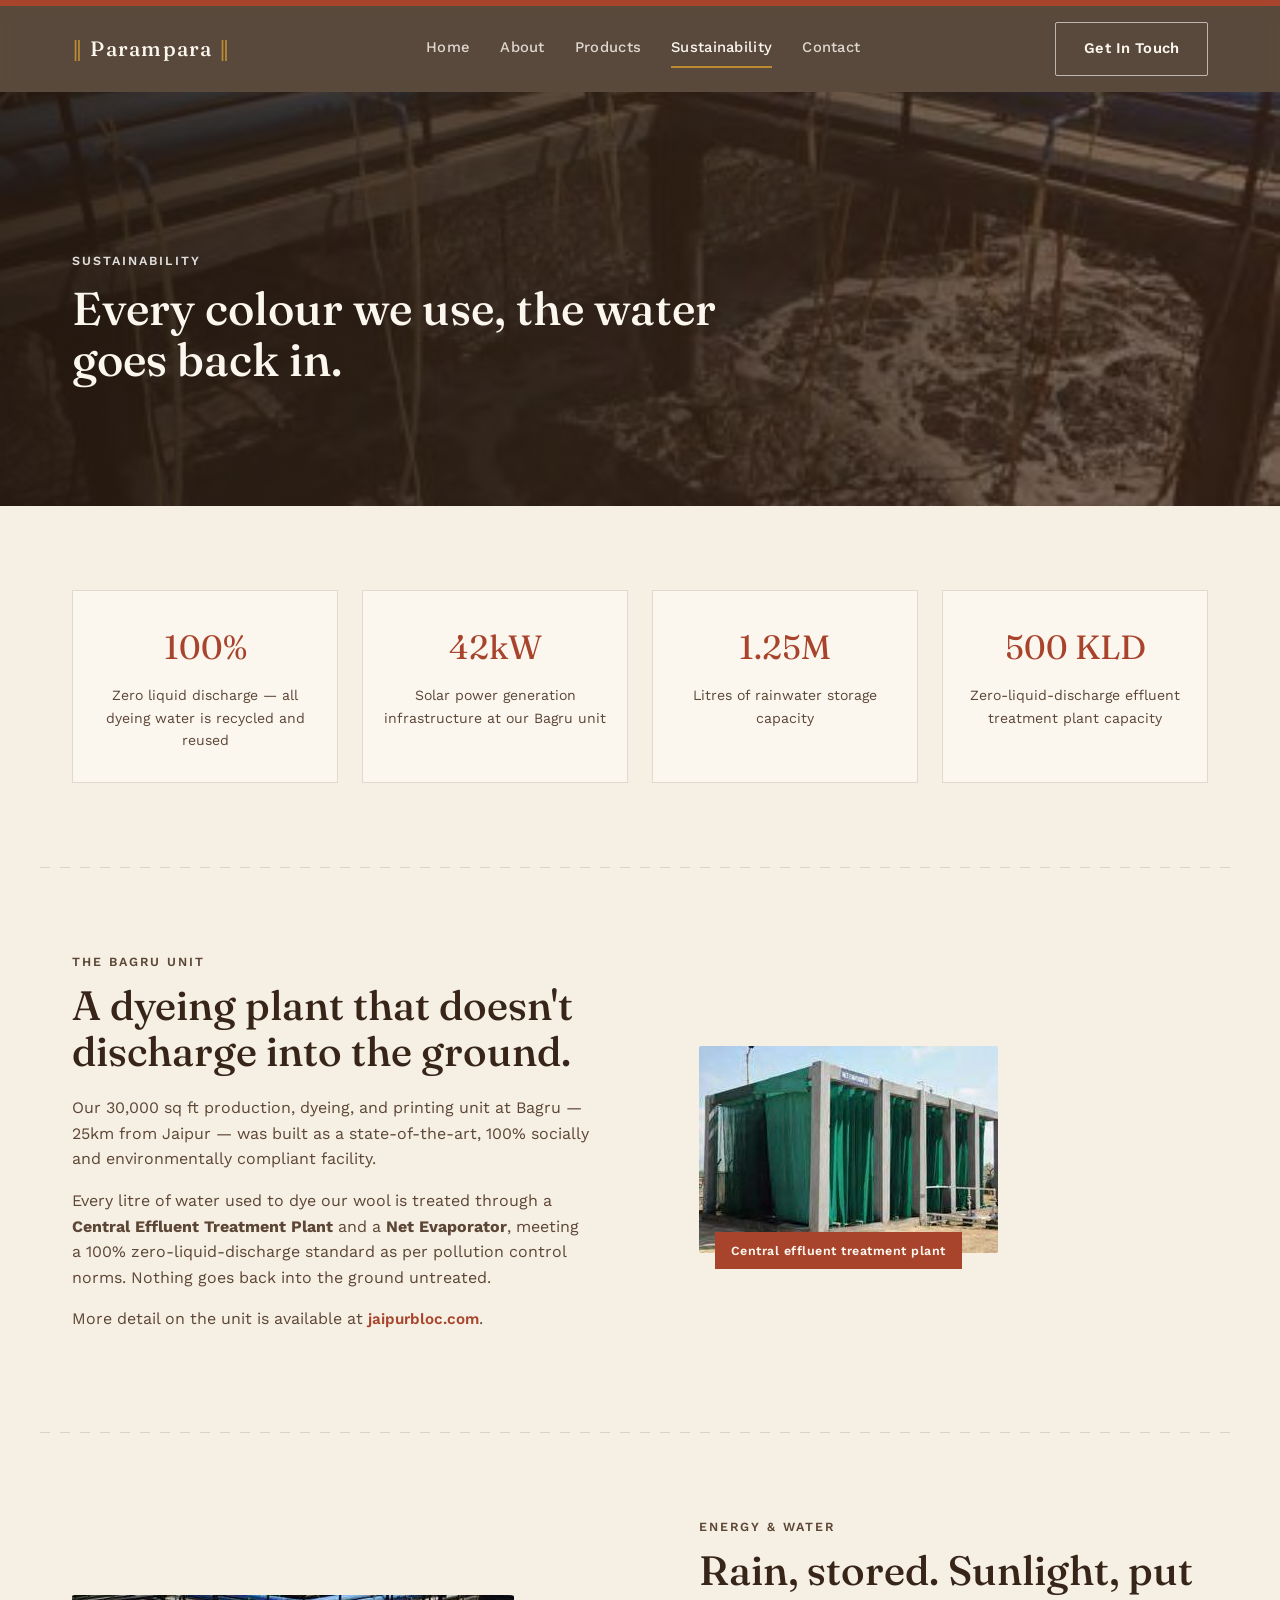
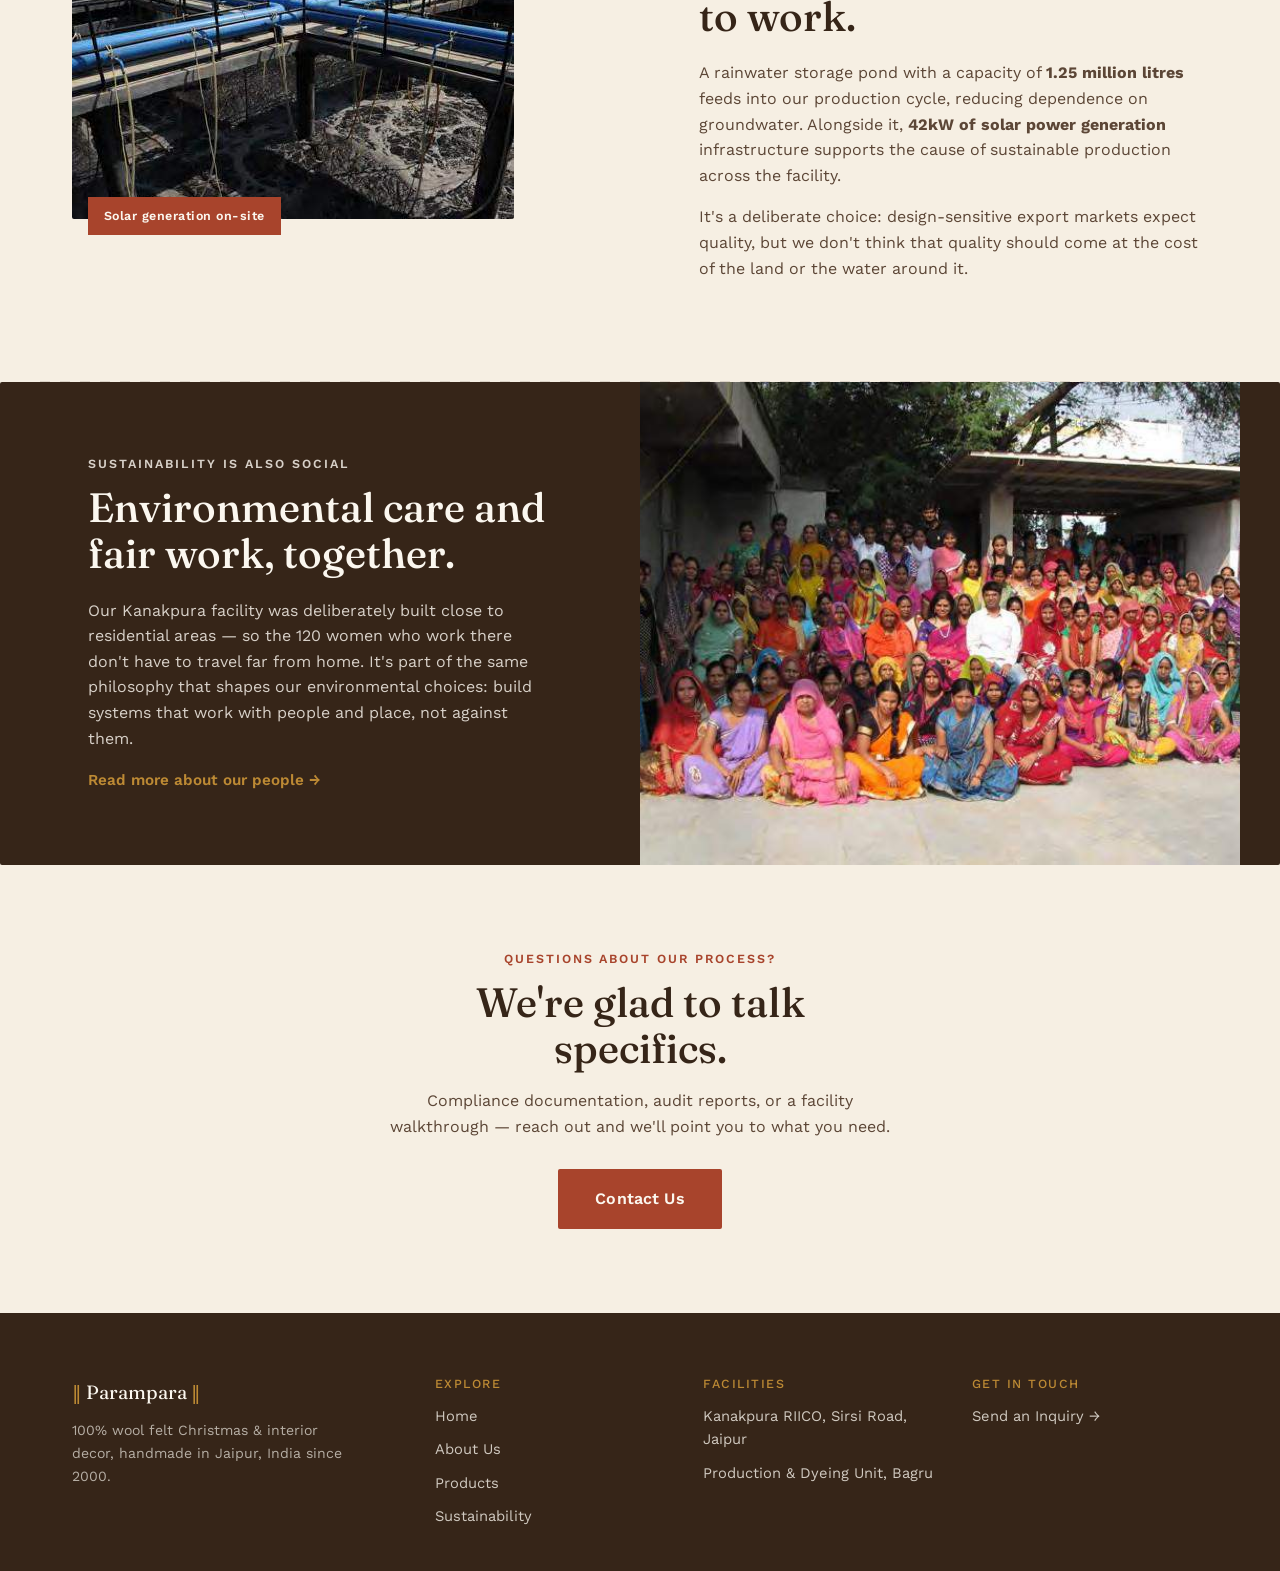
<file: sustainability.html>
<!DOCTYPE html>
<html lang="en">
<head>
<meta charset="UTF-8">
<meta name="viewport" content="width=device-width, initial-scale=1.0">
<title>Sustainability — Zero Liquid Discharge Wool Dyeing | Parampara Exports</title>
<meta name="description" content="Parampara's Bagru facility runs a 100% zero-liquid-discharge dyeing system, 42kW solar power, and a 1.25 million litre rainwater store.">
<link rel="preconnect" href="https://fonts.googleapis.com">
<link rel="preconnect" href="https://fonts.gstatic.com" crossorigin>
<link href="https://fonts.googleapis.com/css2?family=Fraunces:opsz,wght@9..144,300;9..144,400;9..144,500;9..144,600&family=Work+Sans:wght@400;500;600;700&display=swap" rel="stylesheet">
<link rel="stylesheet" href="css/style.css">
</head>
<body>

<div class="stitch-top"></div>

<header class="site-header" id="siteHeader">
  <div class="header-inner">
    <a href="index.html" class="brand"><span class="brand-mark">‖</span> Parampara <span class="brand-mark">‖</span></a>
    <nav class="main-nav" id="mainNav">
      <a href="index.html">Home</a>
      <a href="about.html">About</a>
      <a href="products.html">Products</a>
      <a href="sustainability.html" class="active">Sustainability</a>
      <a href="contact.html">Contact</a>
    </nav>
    <a href="contact.html" class="btn btn-outline nav-cta">Get In Touch</a>
    <button class="nav-toggle" id="navToggle" aria-label="Toggle menu"><span></span><span></span><span></span></button>
  </div>
</header>

<main>
  <section class="hero hero-sm">
    <div class="hero-bg">
      <img src="assets/products/p06_04.jpeg" alt="Zero liquid discharge effluent treatment tanks at Parampara's Bagru unit">
      <div class="hero-overlay hero-overlay-flat"></div>
    </div>
    <div class="hero-content hero-content-sm">
      <p class="eyebrow">Sustainability</p>
      <h1>Every colour we use, the water goes back in.</h1>
    </div>
  </section>

  <!-- STATS -->
  <section class="section">
    <div class="stat-grid">
      <div class="stat-card">
        <span>100%</span>
        <p>Zero liquid discharge — all dyeing water is recycled and reused</p>
      </div>
      <div class="stat-card">
        <span>42kW</span>
        <p>Solar power generation infrastructure at our Bagru unit</p>
      </div>
      <div class="stat-card">
        <span>1.25M</span>
        <p>Litres of rainwater storage capacity</p>
      </div>
      <div class="stat-card">
        <span>500 KLD</span>
        <p>Zero-liquid-discharge effluent treatment plant capacity</p>
      </div>
    </div>
  </section>

  <div class="stitch-divider" aria-hidden="true"></div>

  <!-- ZLD EXPLAINER -->
  <section class="section">
    <div class="about-grid">
      <div class="about-text">
        <p class="eyebrow eyebrow-dark">The Bagru Unit</p>
        <h2>A dyeing plant that doesn't discharge into the ground.</h2>
        <p>Our 30,000 sq ft production, dyeing, and printing unit at Bagru — 25km from Jaipur — was built as a state-of-the-art, 100% socially and environmentally compliant facility.</p>
        <p>Every litre of water used to dye our wool is treated through a <strong>Central Effluent Treatment Plant</strong> and a <strong>Net Evaporator</strong>, meeting a 100% zero-liquid-discharge standard as per pollution control norms. Nothing goes back into the ground untreated.</p>
        <p>More detail on the unit is available at <a href="https://www.jaipurbloc.com" target="_blank" rel="noopener" class="link-arrow">jaipurbloc.com</a>.</p>
      </div>
      <div class="about-image">
        <img src="assets/products/p06_01.jpeg" alt="Effluent treatment plant recycling dyed water at Parampara's Bagru facility">
        <span class="caption-tag">Central effluent treatment plant</span>
      </div>
    </div>
  </section>

  <div class="stitch-divider" aria-hidden="true"></div>

  <!-- SOLAR -->
  <section class="section">
    <div class="about-grid">
      <div class="about-image">
        <img src="assets/products/p06_04.jpeg" alt="Solar power installation at Parampara's Bagru facility">
        <span class="caption-tag">Solar generation on-site</span>
      </div>
      <div class="about-text">
        <p class="eyebrow eyebrow-dark">Energy &amp; Water</p>
        <h2>Rain, stored. Sunlight, put to work.</h2>
        <p>A rainwater storage pond with a capacity of <strong>1.25 million litres</strong> feeds into our production cycle, reducing dependence on groundwater. Alongside it, <strong>42kW of solar power generation</strong> infrastructure supports the cause of sustainable production across the facility.</p>
        <p>It's a deliberate choice: design-sensitive export markets expect quality, but we don't think that quality should come at the cost of the land or the water around it.</p>
      </div>
    </div>
  </section>

  <div class="stitch-divider" aria-hidden="true"></div>

  <!-- PEOPLE -->
  <section class="section sustain-band" style="border-radius:2px;">
    <div class="sustain-grid">
      <div class="sustain-text">
        <p class="eyebrow">Sustainability Is Also Social</p>
        <h2>Environmental care and fair work, together.</h2>
        <p>Our Kanakpura facility was deliberately built close to residential areas — so the 120 women who work there don't have to travel far from home. It's part of the same philosophy that shapes our environmental choices: build systems that work with people and place, not against them.</p>
        <a href="about.html" class="link-arrow link-arrow-light">Read more about our people →</a>
      </div>
      <div class="sustain-image">
        <img src="assets/products/p02_01.jpeg" alt="Parampara's artisan team in Jaipur">
      </div>
    </div>
  </section>

  <section class="section contact-cta">
    <p class="eyebrow eyebrow-dark center">Questions About Our Process?</p>
    <h2>We're glad to talk specifics.</h2>
    <p class="contact-sub">Compliance documentation, audit reports, or a facility walkthrough — reach out and we'll point you to what you need.</p>
    <a href="contact.html" class="btn btn-primary btn-lg">Contact Us</a>
  </section>
</main>


<footer class="site-footer">
  <div class="footer-inner">
    <div class="footer-brand">
      <span class="brand-mark">‖</span> Parampara <span class="brand-mark">‖</span>
      <p>100% wool felt Christmas &amp; interior decor, handmade in Jaipur, India since 2000.</p>
    </div>
    <div class="footer-col">
      <h4>Explore</h4>
      <a href="index.html">Home</a>
      <a href="about.html">About Us</a>
      <a href="products.html">Products</a>
      <a href="sustainability.html">Sustainability</a>
    </div>
    <div class="footer-col">
      <h4>Facilities</h4>
      <p>Kanakpura RIICO, Sirsi Road, Jaipur</p>
      <p>Production &amp; Dyeing Unit, Bagru</p>
    </div>
    <div class="footer-col">
      <h4>Get In Touch</h4>
      <a href="contact.html">Send an Inquiry →</a>
    </div>
  </div>
</footer>

<script src="js/catalog.js"></script>
<script src="js/main.js"></script>
</body>
</html>
</file>
<file: css/style.css>
/* ============================================
   PARAMPARA — Design Tokens
   ============================================ */
:root{
  --cream:        #F6EFE3;
  --cream-deep:    #EEE2CD;
  --paper:         #FBF7EF;
  --walnut:        #362518;
  --walnut-soft:   #5C4636;
  --rust:          #A8442C;
  --rust-dark:     #7E2F1C;
  --rust-tint:     #F1DCD2;
  --sage:          #6E7A54;
  --sage-dark:     #4E5A3A;
  --gold:          #BD8A34;
  --line:          rgba(54,37,24,0.14);

  --font-display:  "Fraunces", "Iowan Old Style", Georgia, serif;
  --font-body:     "Work Sans", -apple-system, BlinkMacSystemFont, "Segoe UI", sans-serif;

  --container: 1200px;
}

*{ box-sizing: border-box; }
html{ scroll-behavior: smooth; }
body{
  margin:0;
  background: var(--cream);
  color: var(--walnut);
  font-family: var(--font-body);
  font-size: 16px;
  line-height: 1.6;
  -webkit-font-smoothing: antialiased;
}
img{ max-width:100%; display:block; }
a{ color: inherit; text-decoration: none; }
h1,h2,h3,h4{
  font-family: var(--font-display);
  font-weight: 500;
  line-height: 1.12;
  margin: 0 0 .5em 0;
  color: var(--walnut);
}
h2{ font-size: clamp(1.9rem, 3.2vw, 2.7rem); font-weight: 500; }
h3{ font-size: 1.2rem; font-weight: 600; }
p{ margin: 0 0 1em 0; }
em{ font-style: italic; color: var(--rust); }

.section{
  max-width: var(--container);
  margin: 0 auto;
  padding: 84px 32px;
}
@media (max-width: 700px){
  .section{ padding: 56px 20px; }
}

.eyebrow{
  font-family: var(--font-body);
  font-size: .78rem;
  letter-spacing: .16em;
  text-transform: uppercase;
  font-weight: 600;
  color: rgba(255,255,255,.85);
  margin: 0 0 .9em 0;
}
.eyebrow-dark{ color: var(--rust); }
.eyebrow.center{ text-align:center; }

/* Running-stitch divider — signature motif */
.stitch-top{
  height: 6px;
  background: var(--rust);
}
.stitch-divider{
  max-width: var(--container);
  margin: 0 auto;
  height: 1px;
  background-image: repeating-linear-gradient(
    to right, var(--line) 0 10px, transparent 10px 20px
  );
}

/* ============================================
   BUTTONS
   ============================================ */
.btn{
  display: inline-flex;
  align-items: center;
  gap: 8px;
  padding: 14px 28px;
  border-radius: 2px;
  font-family: var(--font-body);
  font-weight: 600;
  font-size: .92rem;
  letter-spacing: .01em;
  cursor: pointer;
  border: 1.5px solid transparent;
  transition: transform .15s ease, background .2s ease, color .2s ease, border-color .2s ease;
}
.btn:hover{ transform: translateY(-1px); }
.btn-primary{ background: var(--rust); color: var(--paper); }
.btn-primary:hover{ background: var(--rust-dark); }
.btn-lg{ padding: 16px 36px; font-size: 1rem; }
.btn-outline{ border-color: rgba(255,255,255,.6); color: var(--paper); }
.btn-outline:hover{ background: rgba(255,255,255,.12); }
.btn-outline-dark{ border-color: var(--walnut); color: var(--walnut); align-self:flex-end; }
.btn-outline-dark:hover{ background: var(--walnut); color: var(--paper); }
.btn-ghost-light{ color: var(--paper); font-weight: 600; padding: 14px 6px; }
.btn-ghost-light:hover{ color: var(--gold); }

.link-arrow{
  color: var(--rust);
  font-weight: 600;
  font-size: .95rem;
  border-bottom: 1px solid transparent;
}
.link-arrow:hover{ border-color: var(--rust); }
.link-arrow-light{ color: var(--gold); }
.link-arrow-light:hover{ border-color: var(--gold); }

/* ============================================
   HEADER / NAV
   ============================================ */
.site-header{
  position: sticky;
  top: 0;
  z-index: 100;
  background: rgba(54,37,24,0.82);
  backdrop-filter: blur(6px);
}
.header-inner{
  max-width: var(--container);
  margin: 0 auto;
  padding: 16px 32px;
  display: flex;
  align-items: center;
  justify-content: space-between;
  gap: 24px;
}
.brand{
  font-family: var(--font-display);
  font-size: 1.3rem;
  letter-spacing: .06em;
  color: var(--paper);
  font-weight: 500;
  white-space: nowrap;
}
.brand-mark{ color: var(--gold); font-weight: 300; }
.main-nav{
  display: flex;
  gap: 30px;
  flex: 1;
  justify-content: center;
}
.main-nav a{
  color: rgba(251,247,239,.82);
  font-size: .92rem;
  font-weight: 500;
  letter-spacing: .02em;
  padding: 6px 0;
  border-bottom: 2px solid transparent;
}
.main-nav a:hover, .main-nav a.active{
  color: var(--paper);
  border-color: var(--gold);
}
.nav-cta{ white-space: nowrap; }
.nav-toggle{
  display: none;
  flex-direction: column;
  gap: 5px;
  background: none;
  border: none;
  cursor: pointer;
  padding: 6px;
}
.nav-toggle span{ width: 24px; height: 2px; background: var(--paper); }

@media (max-width: 880px){
  .main-nav{
    position: absolute;
    top: 100%; left: 0; right: 0;
    background: rgba(54,37,24,0.97);
    flex-direction: column;
    align-items: center;
    padding: 20px 0;
    gap: 18px;
    display: none;
  }
  .main-nav.open{ display: flex; }
  .nav-cta{ display: none; }
  .nav-toggle{ display: flex; }
}

/* ============================================
   HERO
   ============================================ */
.hero{
  position: relative;
  min-height: 92vh;
  display: flex;
  flex-direction: column;
  justify-content: center;
  overflow: hidden;
}
.hero-bg{
  position: absolute; inset: 0;
}
.hero-bg img{
  width: 100%; height: 100%;
  object-fit: cover;
}
.hero-overlay{
  position: absolute; inset: 0;
  background:
    linear-gradient(100deg, rgba(38,25,16,.94) 0%, rgba(54,37,24,.86) 32%, rgba(80,50,32,.55) 58%, rgba(80,50,32,.42) 100%);
}
.hero-content{
  position: relative;
  max-width: var(--container);
  width: 100%;
  margin: 0 auto;
  padding: 140px 32px 60px;
}
.hero h1{
  color: var(--paper);
  font-size: clamp(2.4rem, 5.4vw, 4.2rem);
  max-width: 15ch;
  margin-bottom: .4em;
}
.hero-sub{
  color: rgba(251,247,239,.88);
  max-width: 46ch;
  font-size: 1.08rem;
}
.hero-actions{
  display: flex;
  align-items: center;
  gap: 8px;
  margin-top: 28px;
  flex-wrap: wrap;
}
.hero-stats{
  position: relative;
  max-width: var(--container);
  margin: 0 auto;
  width: 100%;
  padding: 26px 32px 40px;
  display: flex;
  flex-wrap: wrap;
  gap: 36px;
}
.hero-stat{
  color: rgba(251,247,239,.9);
  font-size: .82rem;
  letter-spacing: .04em;
  text-transform: uppercase;
  font-weight: 500;
  border-top: 1px solid rgba(251,247,239,.35);
  padding-top: 10px;
  min-width: 130px;
}
.hero-stat span{
  display: block;
  font-family: var(--font-display);
  font-size: 1.8rem;
  color: var(--paper);
  text-transform: none;
  letter-spacing: 0;
}

/* ============================================
   ABOUT BRIEF
   ============================================ */
.about-grid{
  display: grid;
  grid-template-columns: 1.05fr .95fr;
  gap: 64px;
  align-items: center;
}
.about-image{ position: relative; }
.about-image img{ border-radius: 2px; }
.caption-tag{
  position: absolute;
  left: 16px; bottom: -16px;
  background: var(--rust);
  color: var(--paper);
  font-size: .78rem;
  letter-spacing: .04em;
  padding: 9px 16px;
  font-weight: 600;
}
.about-text p{ color: var(--walnut-soft); max-width: 52ch; }
@media (max-width: 880px){
  .about-grid{ grid-template-columns: 1fr; }
  .about-image{ order: -1; }
}

/* ============================================
   CREDIBILITY
   ============================================ */
.cred-grid{
  display: grid;
  grid-template-columns: repeat(4, 1fr);
  gap: 28px;
  margin-top: 20px;
}
.cred-item{
  border-top: 3px solid var(--rust);
  padding-top: 16px;
}
.cred-item h3{ font-size: 1.05rem; margin-bottom: .4em; }
.cred-item p{ color: var(--walnut-soft); font-size: .92rem; margin: 0; }
@media (max-width: 880px){
  .cred-grid{ grid-template-columns: 1fr 1fr; }
}
@media (max-width: 520px){
  .cred-grid{ grid-template-columns: 1fr; }
}

/* ============================================
   CATEGORIES PREVIEW
   ============================================ */
.section-head{
  display: flex;
  justify-content: space-between;
  align-items: flex-end;
  gap: 20px;
  margin-bottom: 36px;
  flex-wrap: wrap;
}
.cat-grid{
  display: grid;
  grid-template-columns: repeat(4, 1fr);
  gap: 22px;
}
.cat-tile{
  position: relative;
  aspect-ratio: 1 / 1.05;
  overflow: hidden;
  border-radius: 2px;
  background: var(--cream-deep);
}
.cat-tile img{
  width: 100%; height: 100%;
  object-fit: cover;
  transition: transform .5s ease;
}
.cat-tile:hover img{ transform: scale(1.06); }
.cat-tile-label{
  position: absolute; left: 0; right: 0; bottom: 0;
  padding: 14px 16px;
  background: linear-gradient(to top, rgba(38,25,16,.85), transparent);
  color: var(--paper);
  font-weight: 600;
  font-size: .95rem;
  letter-spacing: .02em;
}
@media (max-width: 880px){
  .cat-grid{ grid-template-columns: repeat(2, 1fr); }
}

/* ============================================
   SUSTAINABILITY BAND
   ============================================ */
.sustain-band{
  background: var(--walnut);
  max-width: none;
  padding: 0;
}
.sustain-grid{
  max-width: var(--container);
  margin: 0 auto;
  display: grid;
  grid-template-columns: 1fr 1fr;
  align-items: stretch;
}
.sustain-image{ overflow: hidden; }
.sustain-image img{ width: 100%; height: 100%; object-fit: cover; min-height: 380px; }
.sustain-text{
  padding: 72px 48px;
  align-self: center;
}
.sustain-text h2{ color: var(--paper); }
.sustain-text p{ color: rgba(251,247,239,.82); max-width: 46ch; }
@media (max-width: 880px){
  .sustain-grid{ grid-template-columns: 1fr; }
  .sustain-text{ padding: 48px 28px; }
}

/* ============================================
   CONTACT CTA
   ============================================ */
.contact-cta{ text-align: center; }
.contact-cta h2{ max-width: 18ch; margin: 0 auto .4em; }
.contact-sub{
  max-width: 50ch;
  margin: 0 auto 30px;
  color: var(--walnut-soft);
}

/* ============================================
   CONTACT PAGE
   ============================================ */
.contact-section{ padding-top: 20px; }
.contact-grid{
  display: grid;
  grid-template-columns: 1.15fr 1fr;
  gap: 56px;
}
.contact-form{
  background: var(--paper);
  border: 1px solid var(--line);
  padding: 40px;
}
.form-field{
  margin-bottom: 22px;
  display: flex;
  flex-direction: column;
}
.form-field label{
  font-size: .85rem;
  font-weight: 600;
  margin-bottom: 8px;
  color: var(--walnut);
}
.form-field input, .form-field textarea{
  font-family: var(--font-body);
  font-size: 1rem;
  padding: 12px 14px;
  border: 1.5px solid var(--line);
  border-radius: 2px;
  background: var(--cream);
  color: var(--walnut);
  resize: vertical;
}
.form-field input:focus, .form-field textarea:focus{
  outline: none;
  border-color: var(--rust);
}
.form-error{
  color: var(--rust-dark);
  font-size: .82rem;
  margin-top: 6px;
  min-height: 1em;
}
.form-success{
  display: none;
  margin-top: 18px;
  padding: 14px 16px;
  background: var(--sage);
  color: var(--paper);
  font-size: .92rem;
  border-radius: 2px;
}
.form-success.show{ display: block; }

.contact-info{ padding-top: 6px; }
.info-block{
  display: flex;
  gap: 16px;
  margin-bottom: 26px;
}
.circle-badge{
  flex-shrink: 0;
  width: 34px; height: 34px;
  border-radius: 50%;
  border: 1.5px solid var(--rust);
  color: var(--rust);
  display: flex;
  align-items: center;
  justify-content: center;
  font-family: var(--font-display);
  font-size: .95rem;
}
.info-block h3{ font-size: 1.02rem; margin-bottom: .3em; }
.info-block p{ color: var(--walnut-soft); font-size: .92rem; margin: 0; }
.info-block p a{ color: var(--rust); font-weight: 600; }
.info-block p a:hover{ text-decoration: underline; }
.info-photo{ margin-top: 12px; }
.info-photo img{ width: 100%; height: 200px; object-fit: cover; border-radius: 2px; }
@media (max-width: 880px){
  .contact-grid{ grid-template-columns: 1fr; }
}

/* ============================================
   STAT GRID (sustainability)
   ============================================ */
.stat-grid{
  display: grid;
  grid-template-columns: repeat(4, 1fr);
  gap: 24px;
}
.stat-card{
  text-align: center;
  padding: 30px 16px;
  background: var(--paper);
  border: 1px solid var(--line);
}
.stat-card span{
  display: block;
  font-family: var(--font-display);
  font-size: 2.1rem;
  color: var(--rust);
  margin-bottom: .3em;
}
.stat-card p{ font-size: .88rem; color: var(--walnut-soft); margin: 0; }
@media (max-width: 880px){
  .stat-grid{ grid-template-columns: 1fr 1fr; }
}

/* ============================================
   SMALL HERO (interior pages)
   ============================================ */
.hero-sm{ min-height: 46vh; }
.hero-overlay-flat{
  background: linear-gradient(100deg, rgba(38,25,16,.90) 0%, rgba(54,37,24,.78) 40%, rgba(80,50,32,.55) 100%);
}
.hero-content-sm{ padding: 100px 32px 60px; }
.hero-content-sm h1{
  color: var(--paper);
  font-size: clamp(1.9rem, 3.6vw, 2.9rem);
  max-width: 22ch;
  margin-bottom: 0;
}

/* ============================================
   VISION / MISSION + VALUES
   ============================================ */
.vm-grid{
  display: grid;
  grid-template-columns: 1fr 1fr;
  gap: 28px;
  margin-bottom: 48px;
}
.vm-card{
  background: var(--paper);
  border: 1px solid var(--line);
  border-top: 3px solid var(--rust);
  padding: 30px;
}
.vm-text{ color: var(--walnut-soft); font-size: 1.05rem; margin: 0; }
.values-row{
  display: grid;
  grid-template-columns: repeat(5, 1fr);
  gap: 24px;
}
.value-item h3{ font-size: 1rem; margin-bottom: .4em; }
.value-item p{ font-size: .88rem; color: var(--walnut-soft); margin: 0; }
@media (max-width: 880px){
  .vm-grid{ grid-template-columns: 1fr; }
  .values-row{ grid-template-columns: 1fr 1fr; }
}
@media (max-width: 520px){
  .values-row{ grid-template-columns: 1fr; }
}

/* ============================================
   FACILITIES
   ============================================ */
.facility-grid{
  display: grid;
  grid-template-columns: 1fr 1fr;
  gap: 28px;
  margin-top: 24px;
}
.facility-card img{
  width: 100%;
  height: 220px;
  object-fit: cover;
  border-radius: 2px;
  margin-bottom: 16px;
}
.facility-card h3{ margin-bottom: .4em; }
.facility-card p{ color: var(--walnut-soft); margin: 0; }
@media (max-width: 780px){
  .facility-grid{ grid-template-columns: 1fr; }
}

/* ============================================
   AWARDS
   ============================================ */
.award-grid{
  display: grid;
  grid-template-columns: repeat(3, 1fr);
  gap: 26px;
  margin-top: 32px;
}
.award-card{
  padding: 22px;
  background: var(--paper);
  border: 1px solid var(--line);
  text-align: left;
}
.award-card h3{ font-size: 1rem; color: var(--rust); margin-bottom: .5em; }
.award-card p{ font-size: .9rem; color: var(--walnut-soft); margin: 0; }
@media (max-width: 880px){
  .award-grid{ grid-template-columns: 1fr 1fr; }
}
@media (max-width: 560px){
  .award-grid{ grid-template-columns: 1fr; }
}

/* ============================================
   PAGE BANNER (interior pages)
   ============================================ */
.page-banner{
  max-width: var(--container);
  margin: 0 auto;
  padding: 90px 32px 60px;
  text-align: center;
}
.page-banner h1{
  font-size: clamp(2rem, 4vw, 3rem);
  max-width: 22ch;
  margin: 0 auto .5em;
}
.banner-sub{
  max-width: 56ch;
  margin: 0 auto;
  color: var(--walnut-soft);
  font-size: 1.05rem;
}
.cat-detail-head{
  padding-bottom: 20px;
}
.cat-detail-head h1{ margin-top: 18px; }

/* Full category grid on Products hub */
.cat-grid-full{
  display: grid;
  grid-template-columns: repeat(4, 1fr);
  gap: 22px;
}
.cat-tile small{
  font-weight: 400;
  opacity: .75;
}
@media (max-width: 880px){
  .cat-grid-full{ grid-template-columns: repeat(2, 1fr); }
}
@media (max-width: 520px){
  .cat-grid-full{ grid-template-columns: 1fr 1fr; gap: 14px; }
}

/* Product grid on category detail page */
.product-grid{
  display: grid;
  grid-template-columns: repeat(5, 1fr);
  gap: 20px;
}
.product-card{
  background: var(--paper);
  border: 1px solid var(--line);
  border-radius: 2px;
  padding: 18px;
  display: flex;
  align-items: center;
  justify-content: center;
  aspect-ratio: 1 / 1;
  transition: box-shadow .2s ease, transform .2s ease;
}
.product-card:hover{
  box-shadow: 0 10px 26px rgba(54,37,24,.12);
  transform: translateY(-2px);
}
.product-card img{
  max-width: 100%;
  max-height: 100%;
  object-fit: contain;
}
@media (max-width: 980px){
  .product-grid{ grid-template-columns: repeat(3, 1fr); }
}
@media (max-width: 560px){
  .product-grid{ grid-template-columns: repeat(2, 1fr); gap: 12px; }
  .product-card{ padding: 10px; }
}

/* ============================================
   FOOTER
   ============================================ */
.site-footer{ background: var(--walnut); color: rgba(251,247,239,.85); }
.footer-inner{
  max-width: var(--container);
  margin: 0 auto;
  padding: 64px 32px 32px;
  display: grid;
  grid-template-columns: 1.4fr 1fr 1fr 1fr;
  gap: 32px;
}
.footer-brand{ font-family: var(--font-display); font-size: 1.2rem; color: var(--paper); }
.footer-brand p{ font-family: var(--font-body); font-size: .88rem; color: rgba(251,247,239,.65); margin-top: 12px; max-width: 32ch; }
.footer-col h4{
  font-family: var(--font-body);
  font-size: .78rem;
  letter-spacing: .12em;
  text-transform: uppercase;
  color: var(--gold);
  margin-bottom: 14px;
}
.footer-col a, .footer-col p{
  display: block;
  font-size: .92rem;
  color: rgba(251,247,239,.78);
  margin-bottom: 10px;
}
.footer-col a:hover{ color: var(--paper); }
.footer-bottom{
  max-width: var(--container);
  margin: 0 auto;
  padding: 20px 32px 32px;
  border-top: 1px solid rgba(251,247,239,.14);
  display: flex;
  justify-content: space-between;
  flex-wrap: wrap;
  gap: 8px;
  font-size: .8rem;
  color: rgba(251,247,239,.55);
}
@media (max-width: 780px){
  .footer-inner{ grid-template-columns: 1fr 1fr; }
}
</file>
